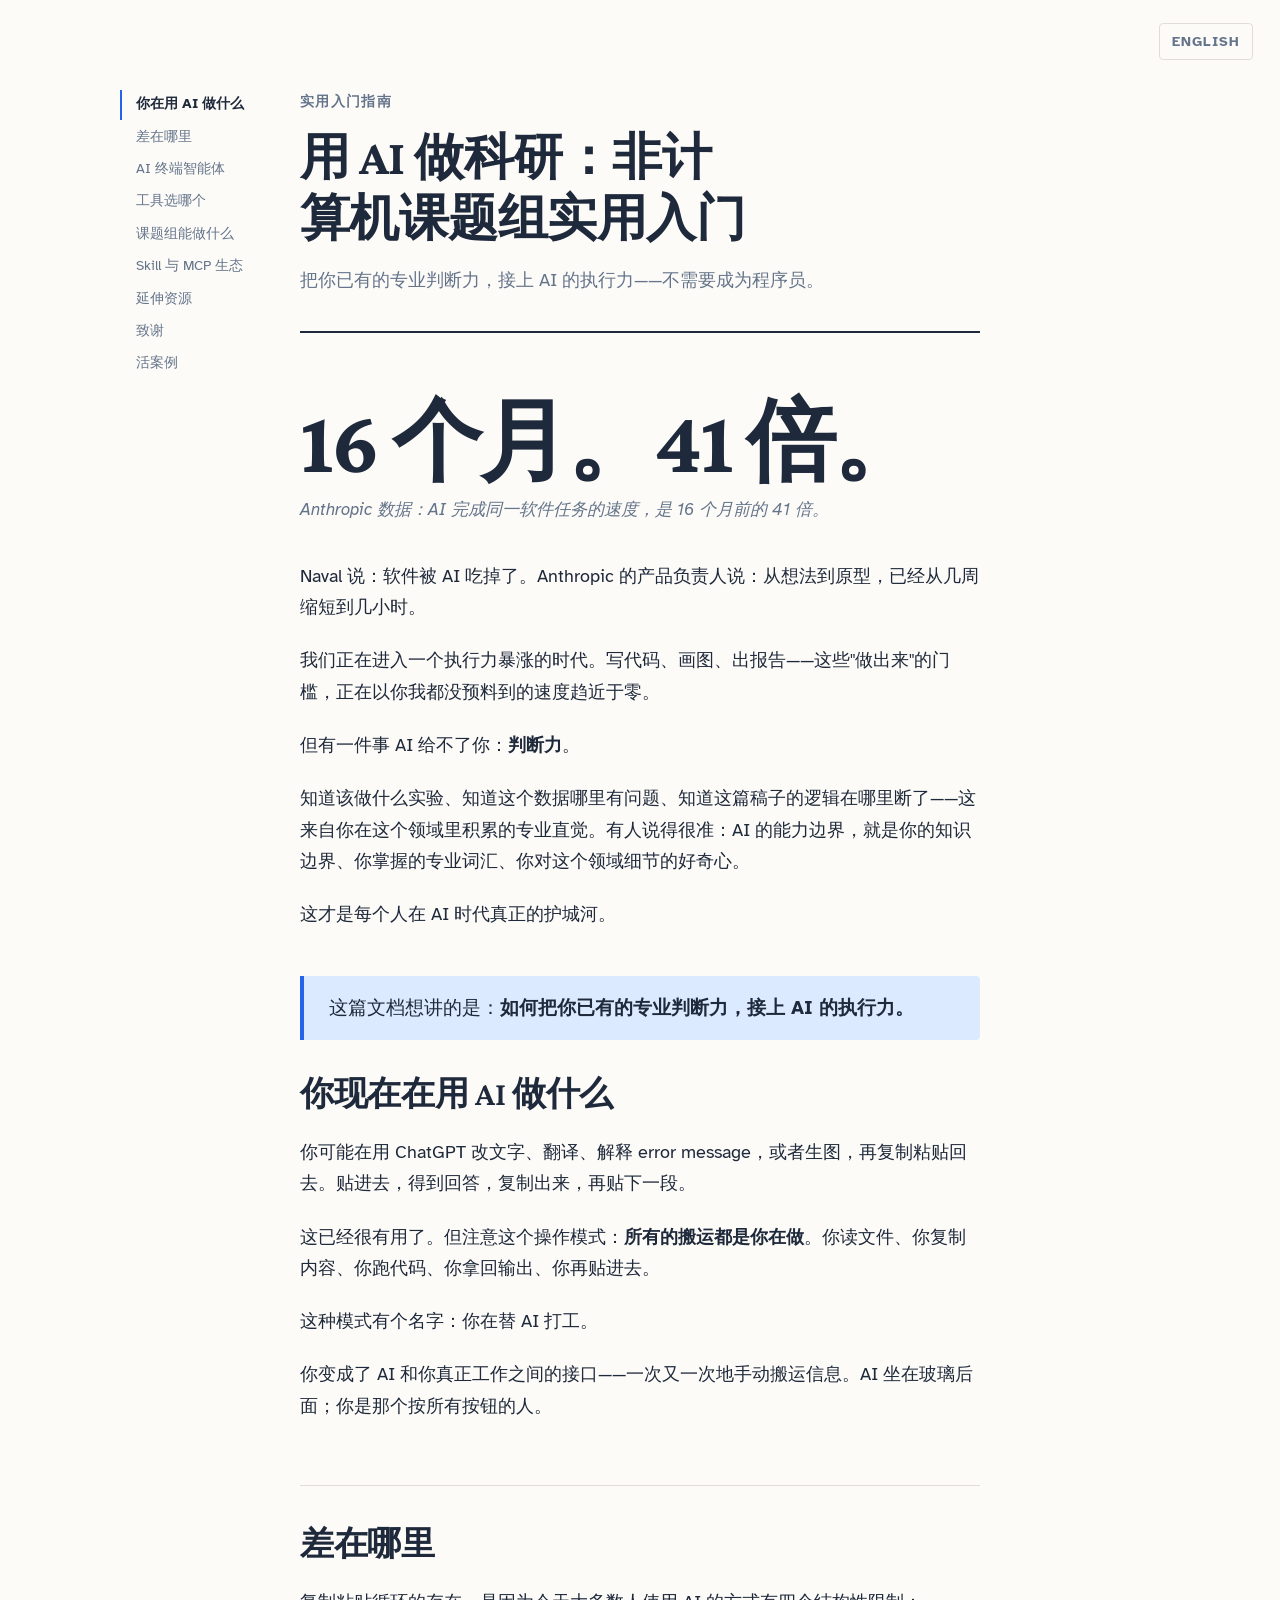
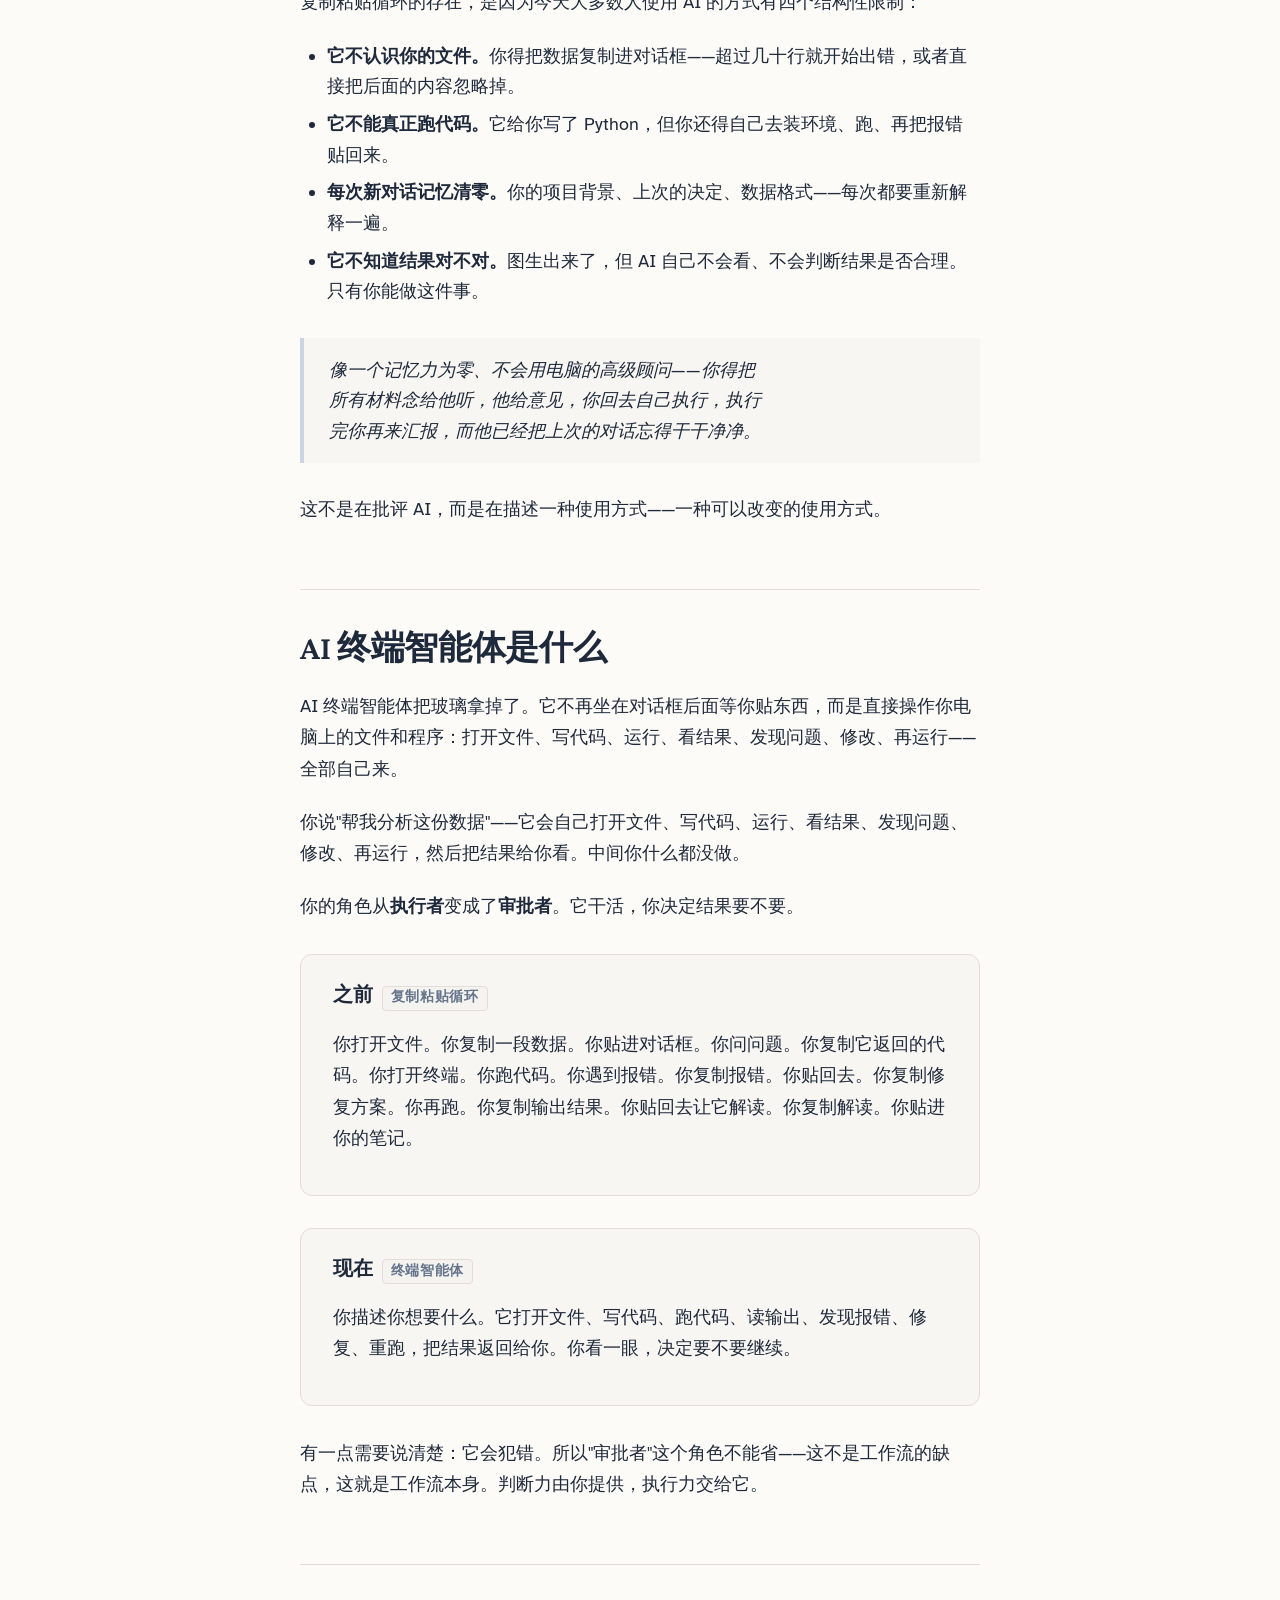
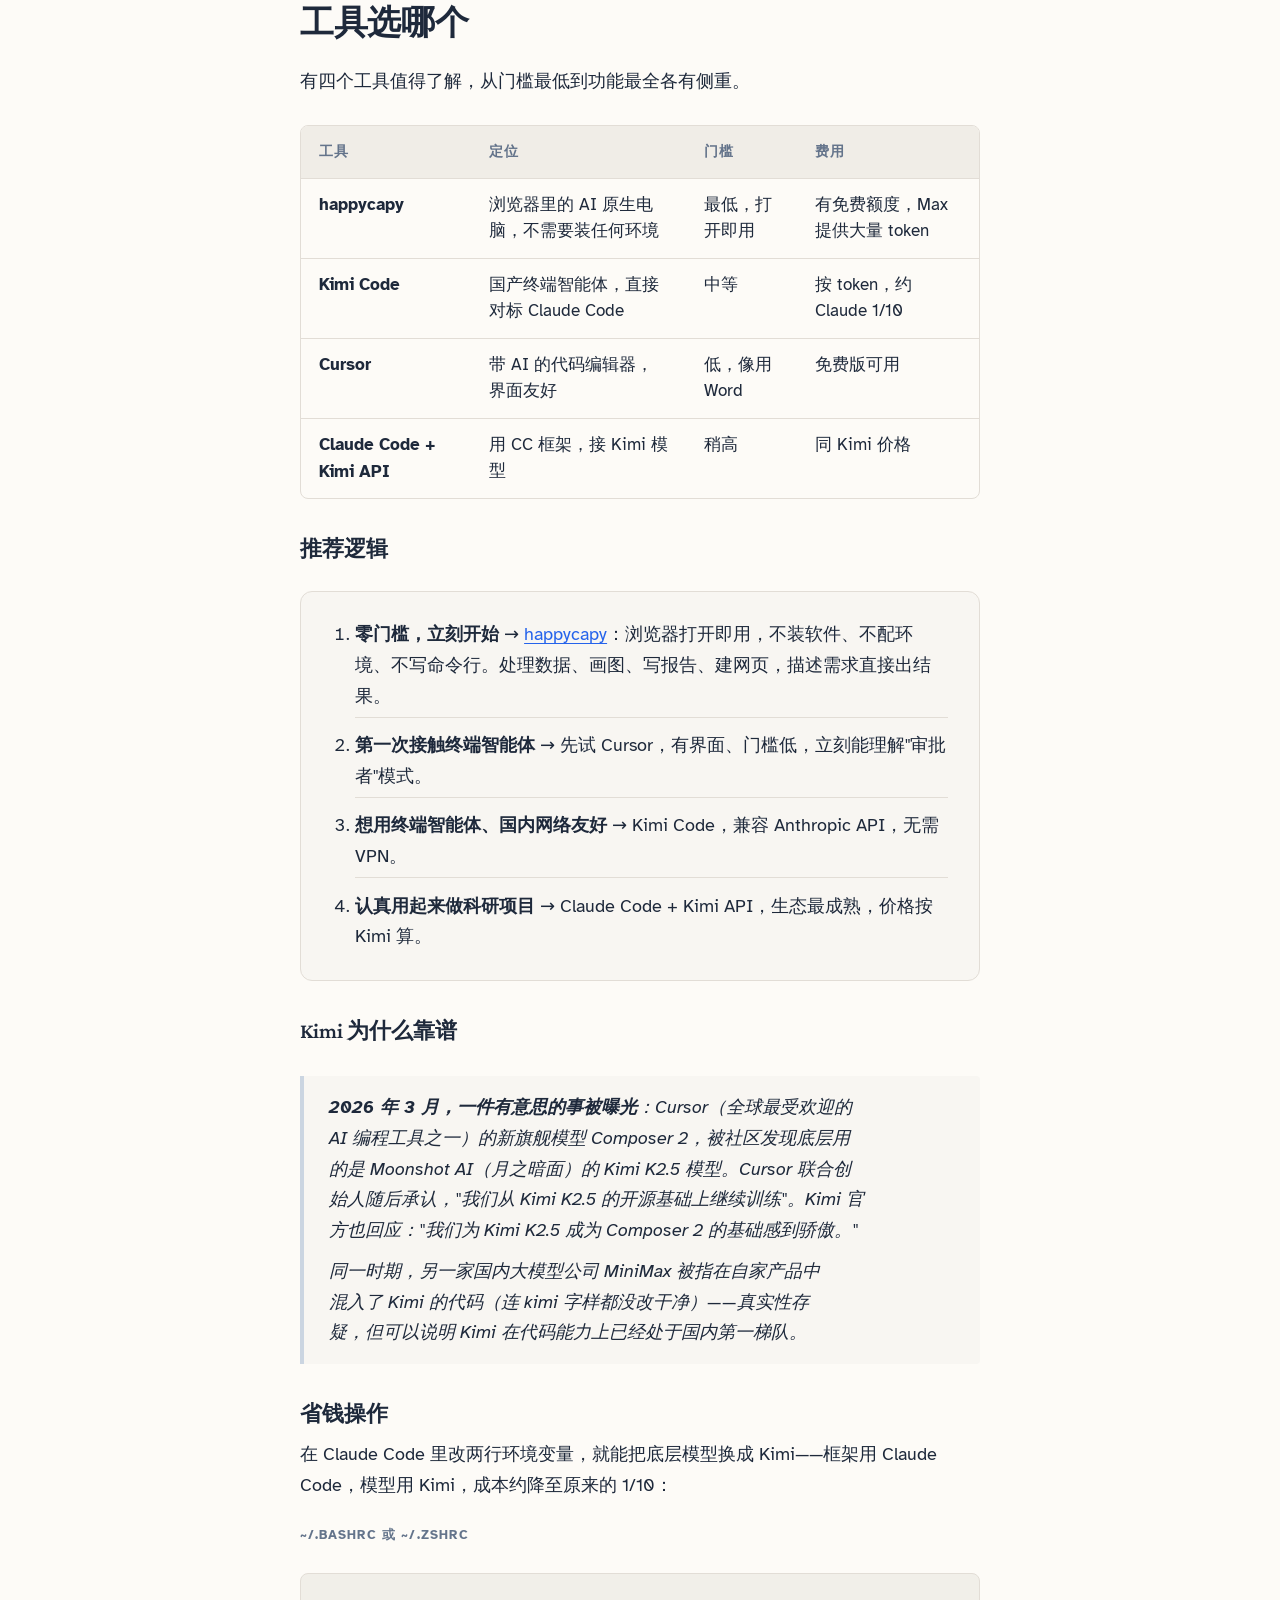
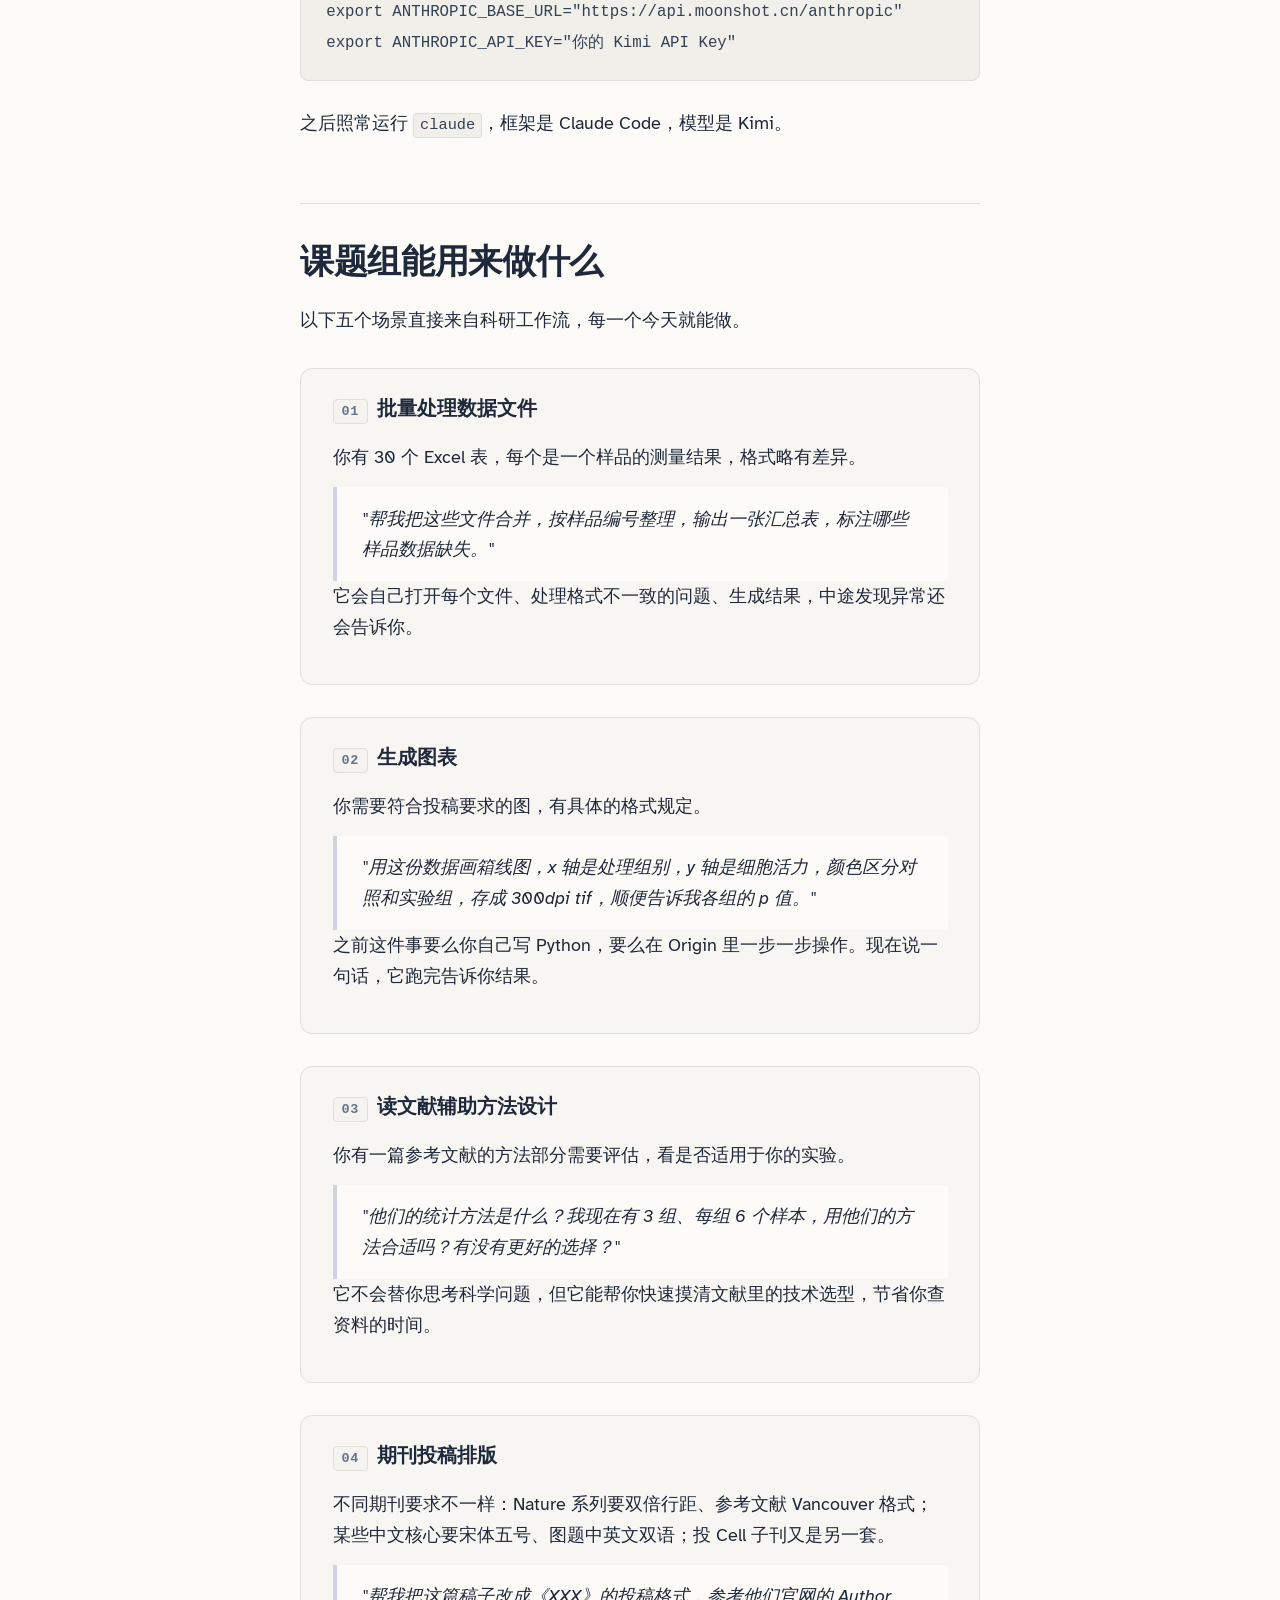
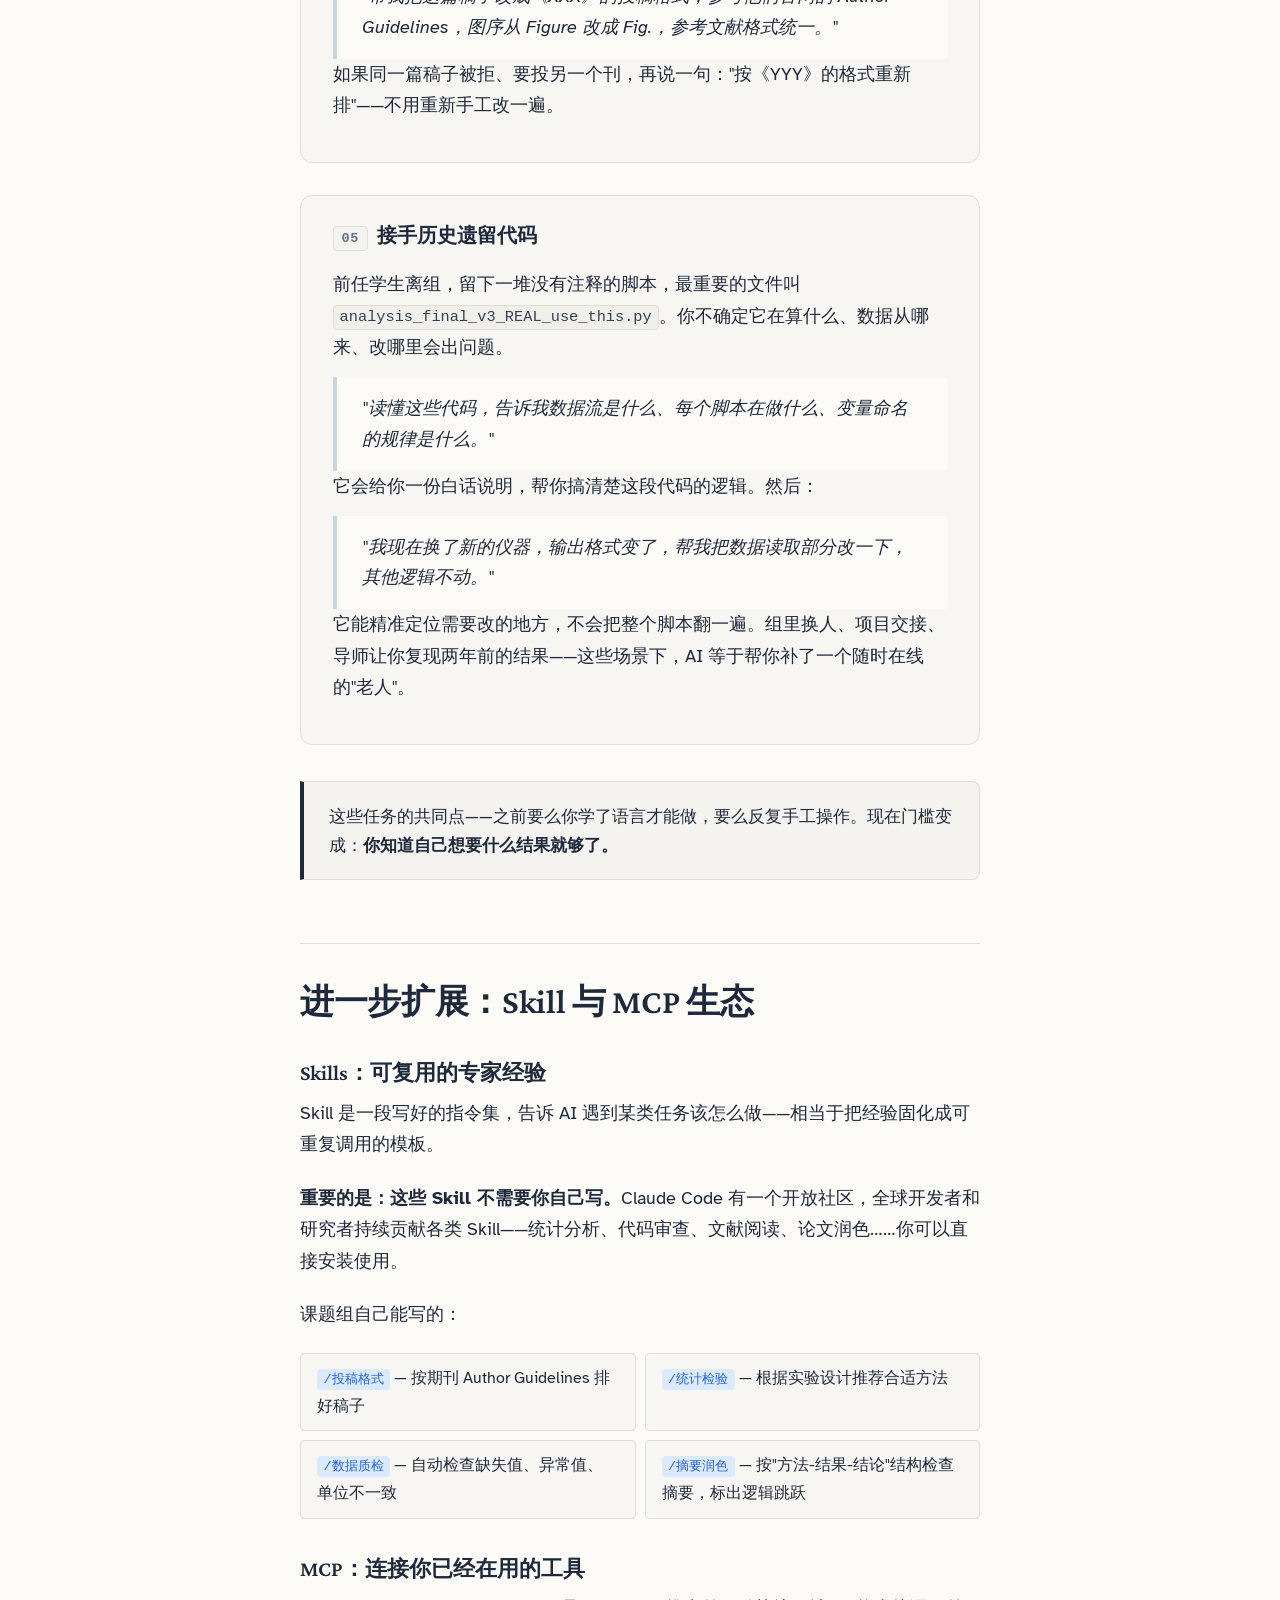
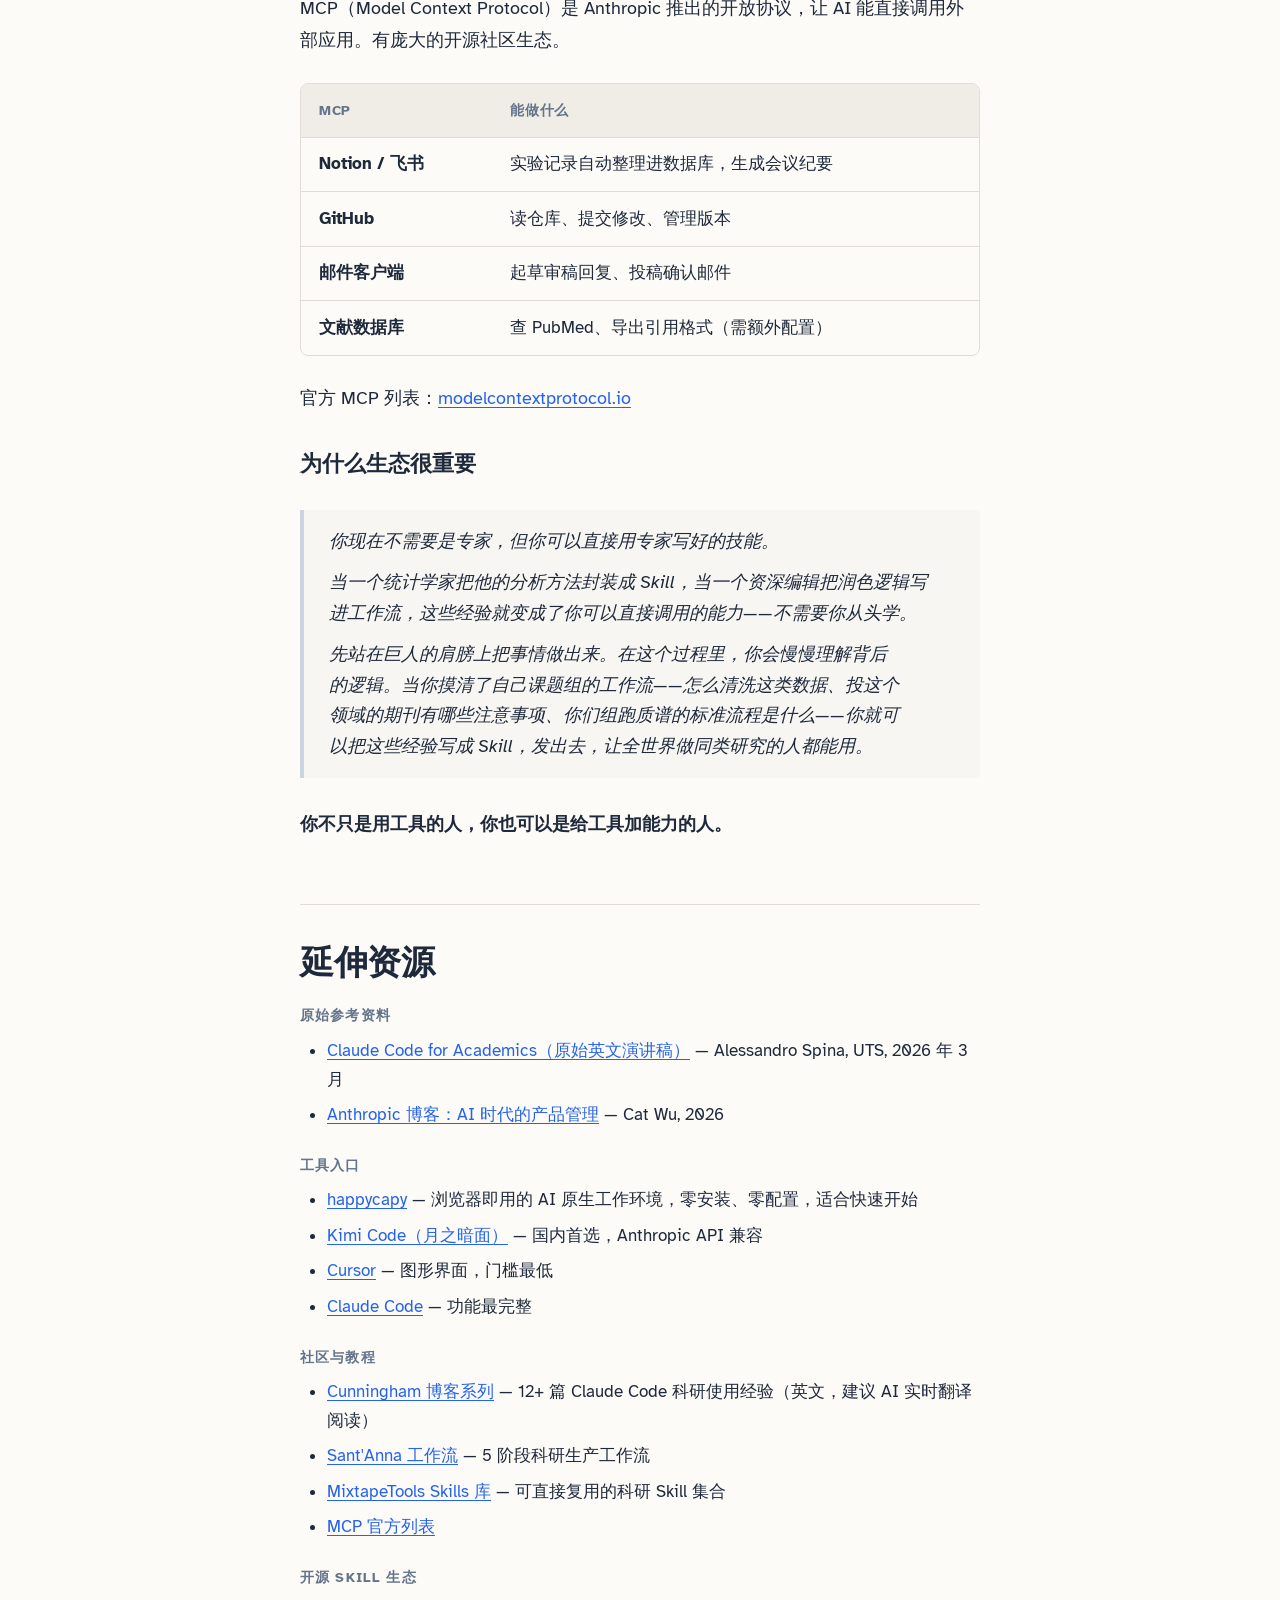
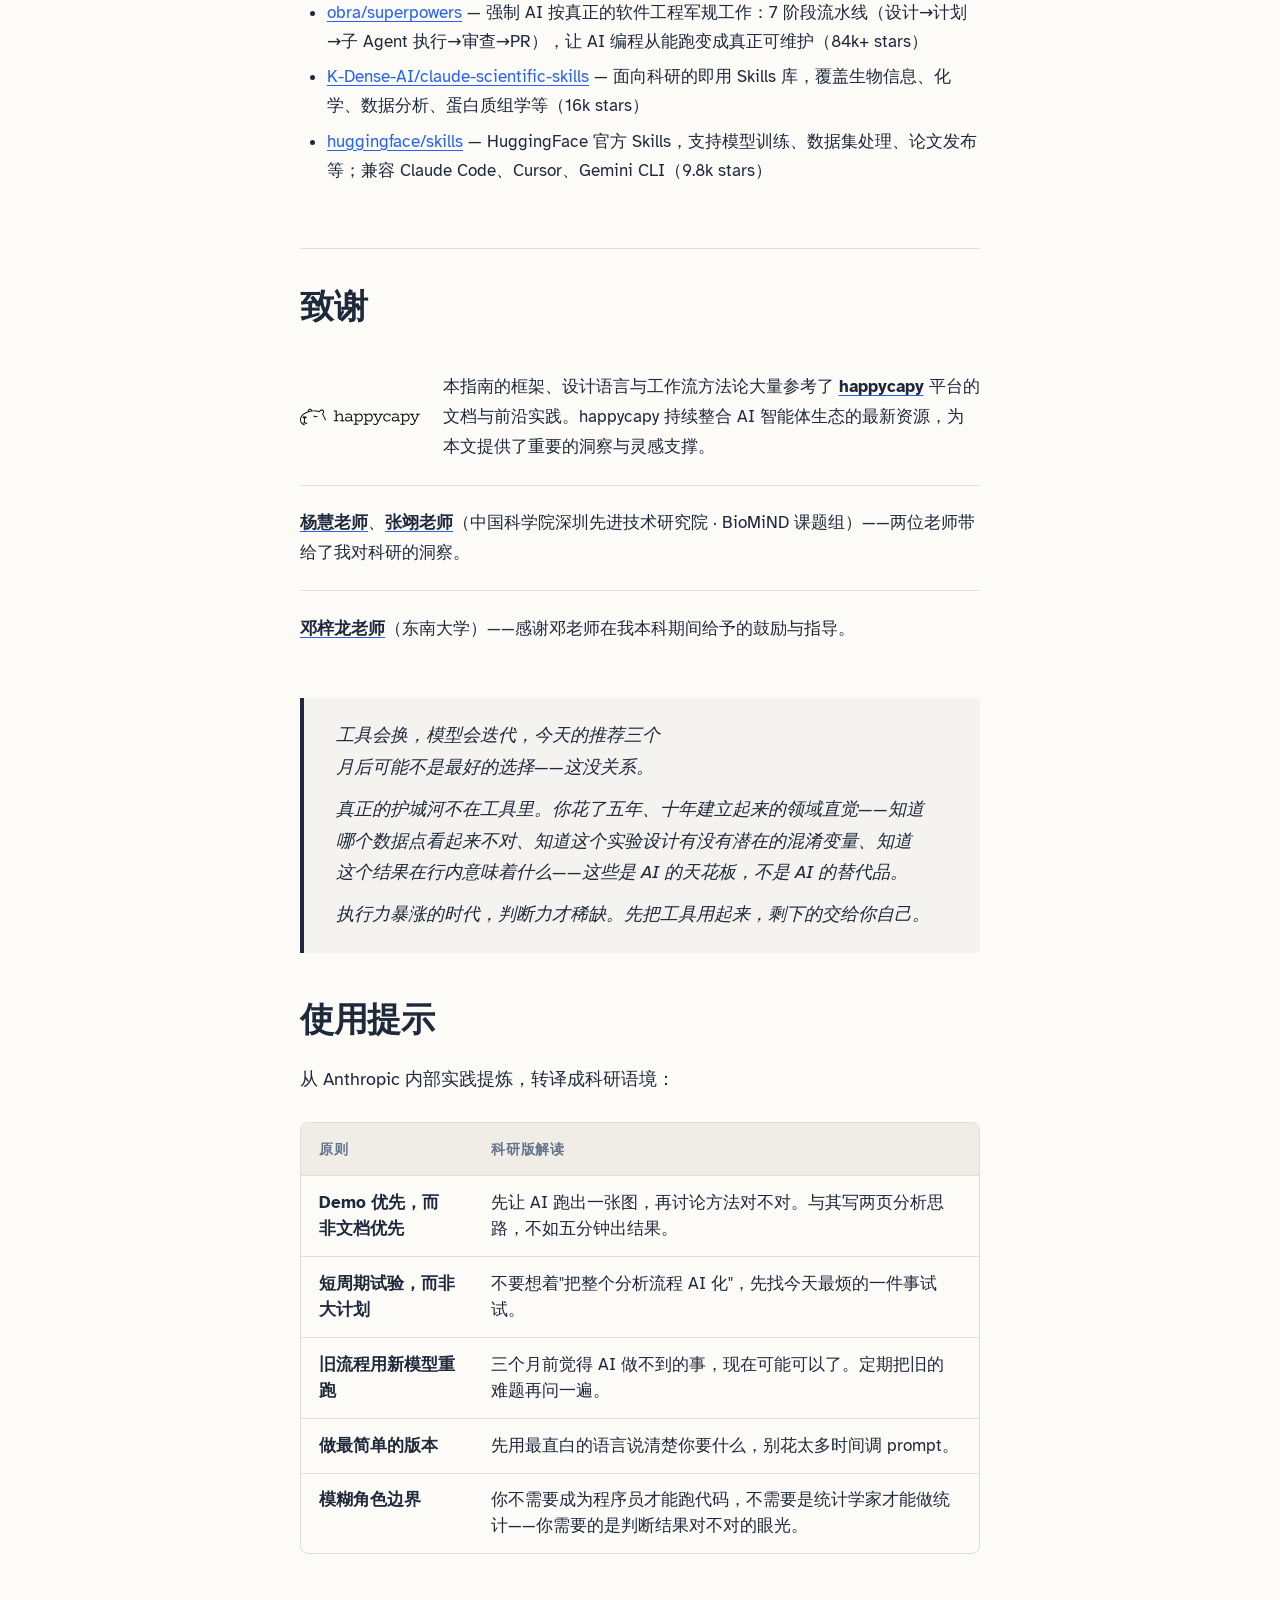
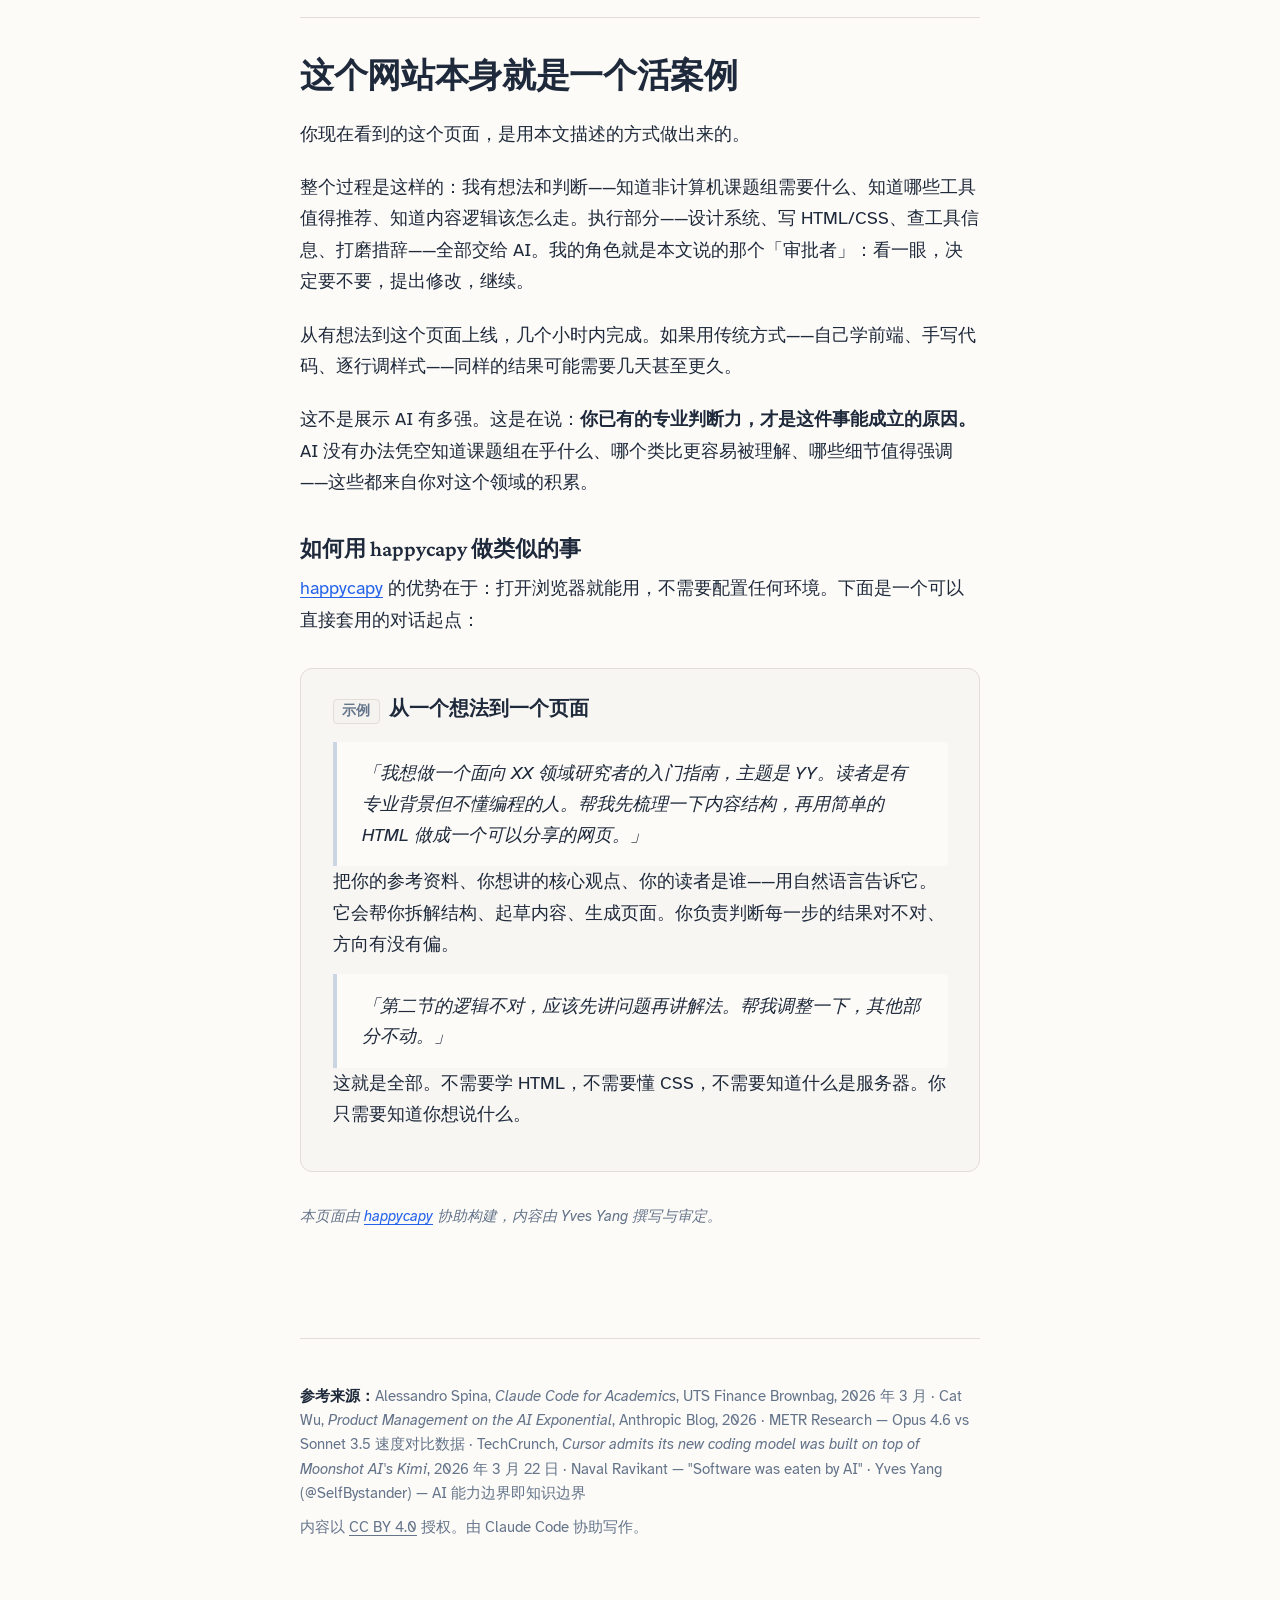
<file: index.html>
<!DOCTYPE html>
<html lang="zh-CN">
<head>
  <meta charset="UTF-8">
  <meta name="viewport" content="width=device-width, initial-scale=1.0">
  <title>用 AI 做科研：非计算机课题组实用入门</title>
  <meta name="description" content="面向理工科非编程课题组的 AI 终端智能体实用入门指南——读完就想试，知道第一步怎么做。">
  <meta property="og:title" content="用 AI 做科研：非计算机课题组实用入门">
  <link rel="stylesheet" href="assets/style.css">
  <script type="module" src="assets/balance.js"></script>
</head>
<body>

  <nav class="toc" aria-label="目录">
    <ul>
      <li><a href="#s1">你在用 AI 做什么</a></li>
      <li><a href="#s2">差在哪里</a></li>
      <li><a href="#s3">AI 终端智能体</a></li>
      <li><a href="#s4">工具选哪个</a></li>
      <li><a href="#s5">课题组能做什么</a></li>
      <li><a href="#s6">Skill 与 MCP 生态</a></li>
      <li><a href="#s7">延伸资源</a></li>
      <li><a href="#s8">致谢</a></li>
      <li><a href="#s9">活案例</a></li>
    </ul>
  </nav>

  <div class="lang-switch">
    <a href="en/">English</a>
  </div>

  <main>

    <!-- ── Mobile TOC ─────────────────────────────────────── -->

    <details class="toc-mobile">
      <summary>目录</summary>
      <ul>
        <li><a href="#s1">你在用 AI 做什么</a></li>
        <li><a href="#s2">差在哪里</a></li>
        <li><a href="#s3">AI 终端智能体</a></li>
        <li><a href="#s4">工具选哪个</a></li>
        <li><a href="#s5">课题组能做什么</a></li>
        <li><a href="#s6">Skill 与 MCP 生态</a></li>
        <li><a href="#s7">延伸资源</a></li>
        <li><a href="#s8">致谢</a></li>
        <li><a href="#s9">活案例</a></li>
      </ul>
    </details>

    <!-- ── Header ─────────────────────────────────────────── -->

    <header class="site-header">
      <p class="eyebrow">实用入门指南</p>
      <h1>用 AI 做科研：非计算机课题组实用入门</h1>
      <p class="subtitle">把你已有的专业判断力，接上 AI 的执行力——不需要成为程序员。</p>
    </header>

    <!-- ── Opening Hook ───────────────────────────────────── -->

    <div class="hook">
      <span class="stat-line">16 个月。41 倍。</span>
      <span class="stat-sub">Anthropic 数据：AI 完成同一软件任务的速度，是 16 个月前的 41 倍。</span>

      <p>Naval 说：软件被 AI 吃掉了。Anthropic 的产品负责人说：从想法到原型，已经从几周缩短到几小时。</p>

      <p>我们正在进入一个执行力暴涨的时代。写代码、画图、出报告——这些"做出来"的门槛，正在以你我都没预料到的速度趋近于零。</p>

      <p>但有一件事 AI 给不了你：<strong>判断力</strong>。</p>

      <p>知道该做什么实验、知道这个数据哪里有问题、知道这篇稿子的逻辑在哪里断了——这来自你在这个领域里积累的专业直觉。有人说得很准：AI 的能力边界，就是你的知识边界、你掌握的专业词汇、你对这个领域细节的好奇心。</p>

      <p>这才是每个人在 AI 时代真正的护城河。</p>
    </div>

    <blockquote class="key-quote">
      <p>这篇文档想讲的是：<strong>如何把你已有的专业判断力，接上 AI 的执行力。</strong></p>
    </blockquote>

    <!-- ── Section 1 ───────────────────────────────────────── -->

    <h2 id="s1">你现在在用 AI 做什么</h2>

    <p>你可能在用 ChatGPT 改文字、翻译、解释 error message，或者生图，再复制粘贴回去。贴进去，得到回答，复制出来，再贴下一段。</p>

    <p>这已经很有用了。但注意这个操作模式：<strong>所有的搬运都是你在做</strong>。你读文件、你复制内容、你跑代码、你拿回输出、你再贴进去。</p>

    <p>这种模式有个名字：你在替 AI 打工。</p>

    <p>你变成了 AI 和你真正工作之间的接口——一次又一次地手动搬运信息。AI 坐在玻璃后面；你是那个按所有按钮的人。</p>

    <!-- ── Section 2 ───────────────────────────────────────── -->

    <h2 id="s2">差在哪里</h2>

    <p>复制粘贴循环的存在，是因为今天大多数人使用 AI 的方式有四个结构性限制：</p>

    <ul>
      <li><strong>它不认识你的文件。</strong>你得把数据复制进对话框——超过几十行就开始出错，或者直接把后面的内容忽略掉。</li>
      <li><strong>它不能真正跑代码。</strong>它给你写了 Python，但你还得自己去装环境、跑、再把报错贴回来。</li>
      <li><strong>每次新对话记忆清零。</strong>你的项目背景、上次的决定、数据格式——每次都要重新解释一遍。</li>
      <li><strong>它不知道结果对不对。</strong>图生出来了，但 AI 自己不会看、不会判断结果是否合理。只有你能做这件事。</li>
    </ul>

    <blockquote>
      <p>像一个记忆力为零、不会用电脑的高级顾问——你得把所有材料念给他听，他给意见，你回去自己执行，执行完你再来汇报，而他已经把上次的对话忘得干干净净。</p>
    </blockquote>

    <p>这不是在批评 AI，而是在描述一种使用方式——一种可以改变的使用方式。</p>

    <!-- ── Section 3 ───────────────────────────────────────── -->

    <h2 id="s3">AI 终端智能体是什么</h2>

    <p>AI 终端智能体把玻璃拿掉了。它不再坐在对话框后面等你贴东西，而是直接操作你电脑上的文件和程序：打开文件、写代码、运行、看结果、发现问题、修改、再运行——全部自己来。</p>

    <p>你说"帮我分析这份数据"——它会自己打开文件、写代码、运行、看结果、发现问题、修改、再运行，然后把结果给你看。中间你什么都没做。</p>

    <p>你的角色从<strong>执行者</strong>变成了<strong>审批者</strong>。它干活，你决定结果要不要。</p>

    <div class="scenario">
      <h3>之前 <span class="num">复制粘贴循环</span></h3>
      <p>你打开文件。你复制一段数据。你贴进对话框。你问问题。你复制它返回的代码。你打开终端。你跑代码。你遇到报错。你复制报错。你贴回去。你复制修复方案。你再跑。你复制输出结果。你贴回去让它解读。你复制解读。你贴进你的笔记。</p>
    </div>

    <div class="scenario">
      <h3>现在 <span class="num">终端智能体</span></h3>
      <p>你描述你想要什么。它打开文件、写代码、跑代码、读输出、发现报错、修复、重跑，把结果返回给你。你看一眼，决定要不要继续。</p>
    </div>

    <p>有一点需要说清楚：它会犯错。所以"审批者"这个角色不能省——这不是工作流的缺点，这就是工作流本身。判断力由你提供，执行力交给它。</p>

    <!-- ── Section 4 ───────────────────────────────────────── -->

    <h2 id="s4">工具选哪个</h2>

    <p>有四个工具值得了解，从门槛最低到功能最全各有侧重。</p>

    <div class="table-wrap">
      <table>
        <thead>
          <tr>
            <th>工具</th>
            <th>定位</th>
            <th>门槛</th>
            <th>费用</th>
          </tr>
        </thead>
        <tbody>
          <tr>
            <td><strong>happycapy</strong></td>
            <td>浏览器里的 AI 原生电脑，不需要装任何环境</td>
            <td>最低，打开即用</td>
            <td>有免费额度，Max 提供大量 token</td>
          </tr>
          <tr>
            <td><strong>Kimi Code</strong></td>
            <td>国产终端智能体，直接对标 Claude Code</td>
            <td>中等</td>
            <td>按 token，约 Claude 1/10</td>
          </tr>
          <tr>
            <td><strong>Cursor</strong></td>
            <td>带 AI 的代码编辑器，界面友好</td>
            <td>低，像用 Word</td>
            <td>免费版可用</td>
          </tr>
          <tr>
            <td><strong>Claude Code + Kimi API</strong></td>
            <td>用 CC 框架，接 Kimi 模型</td>
            <td>稍高</td>
            <td>同 Kimi 价格</td>
          </tr>
        </tbody>
      </table>
    </div>

    <h3>推荐逻辑</h3>

    <div class="decision-path">
      <ol>
        <li><strong>零门槛，立刻开始</strong> → <a href="https://happycapy.ai/?via=yves" target="_blank" rel="noopener">happycapy</a>：浏览器打开即用，不装软件、不配环境、不写命令行。处理数据、画图、写报告、建网页，描述需求直接出结果。</li>
        <li><strong>第一次接触终端智能体</strong> → 先试 Cursor，有界面、门槛低，立刻能理解"审批者"模式。</li>
        <li><strong>想用终端智能体、国内网络友好</strong> → Kimi Code，兼容 Anthropic API，无需 VPN。</li>
        <li><strong>认真用起来做科研项目</strong> → Claude Code + Kimi API，生态最成熟，价格按 Kimi 算。</li>
      </ol>
    </div>

    <h3>Kimi 为什么靠谱</h3>

    <blockquote>
      <p><strong>2026 年 3 月，一件有意思的事被曝光</strong>：Cursor（全球最受欢迎的 AI 编程工具之一）的新旗舰模型 Composer 2，被社区发现底层用的是 Moonshot AI（月之暗面）的 Kimi K2.5 模型。Cursor 联合创始人随后承认，"我们从 Kimi K2.5 的开源基础上继续训练"。Kimi 官方也回应："我们为 Kimi K2.5 成为 Composer 2 的基础感到骄傲。"</p>
      <p>同一时期，另一家国内大模型公司 MiniMax 被指在自家产品中混入了 Kimi 的代码（连 kimi 字样都没改干净）——真实性存疑，但可以说明 Kimi 在代码能力上已经处于国内第一梯队。</p>
    </blockquote>

    <h3>省钱操作</h3>

    <p>在 Claude Code 里改两行环境变量，就能把底层模型换成 Kimi——框架用 Claude Code，模型用 Kimi，成本约降至原来的 1/10：</p>

    <span class="code-label">~/.bashrc 或 ~/.zshrc</span>
    <pre><code>export ANTHROPIC_BASE_URL="https://api.moonshot.cn/anthropic"
export ANTHROPIC_API_KEY="你的 Kimi API Key"</code></pre>

    <p>之后照常运行 <code>claude</code>，框架是 Claude Code，模型是 Kimi。</p>

    <!-- ── Section 5 ───────────────────────────────────────── -->

    <h2 id="s5">课题组能用来做什么</h2>

    <p>以下五个场景直接来自科研工作流，每一个今天就能做。</p>

    <div class="scenario">
      <h3><span class="num">01</span> 批量处理数据文件</h3>
      <p>你有 30 个 Excel 表，每个是一个样品的测量结果，格式略有差异。</p>
      <blockquote>
        <p>"帮我把这些文件合并，按样品编号整理，输出一张汇总表，标注哪些样品数据缺失。"</p>
      </blockquote>
      <p>它会自己打开每个文件、处理格式不一致的问题、生成结果，中途发现异常还会告诉你。</p>
    </div>

    <div class="scenario">
      <h3><span class="num">02</span> 生成图表</h3>
      <p>你需要符合投稿要求的图，有具体的格式规定。</p>
      <blockquote>
        <p>"用这份数据画箱线图，x 轴是处理组别，y 轴是细胞活力，颜色区分对照和实验组，存成 300dpi tif，顺便告诉我各组的 p 值。"</p>
      </blockquote>
      <p>之前这件事要么你自己写 Python，要么在 Origin 里一步一步操作。现在说一句话，它跑完告诉你结果。</p>
    </div>

    <div class="scenario">
      <h3><span class="num">03</span> 读文献辅助方法设计</h3>
      <p>你有一篇参考文献的方法部分需要评估，看是否适用于你的实验。</p>
      <blockquote>
        <p>"他们的统计方法是什么？我现在有 3 组、每组 6 个样本，用他们的方法合适吗？有没有更好的选择？"</p>
      </blockquote>
      <p>它不会替你思考科学问题，但它能帮你快速摸清文献里的技术选型，节省你查资料的时间。</p>
    </div>

    <div class="scenario">
      <h3><span class="num">04</span> 期刊投稿排版</h3>
      <p>不同期刊要求不一样：Nature 系列要双倍行距、参考文献 Vancouver 格式；某些中文核心要宋体五号、图题中英文双语；投 Cell 子刊又是另一套。</p>
      <blockquote>
        <p>"帮我把这篇稿子改成《XXX》的投稿格式，参考他们官网的 Author Guidelines，图序从 Figure 改成 Fig.，参考文献格式统一。"</p>
      </blockquote>
      <p>如果同一篇稿子被拒、要投另一个刊，再说一句："按《YYY》的格式重新排"——不用重新手工改一遍。</p>
    </div>

    <div class="scenario">
      <h3><span class="num">05</span> 接手历史遗留代码</h3>
      <p>前任学生离组，留下一堆没有注释的脚本，最重要的文件叫 <code>analysis_final_v3_REAL_use_this.py</code>。你不确定它在算什么、数据从哪来、改哪里会出问题。</p>
      <blockquote>
        <p>"读懂这些代码，告诉我数据流是什么、每个脚本在做什么、变量命名的规律是什么。"</p>
      </blockquote>
      <p>它会给你一份白话说明，帮你搞清楚这段代码的逻辑。然后：</p>
      <blockquote>
        <p>"我现在换了新的仪器，输出格式变了，帮我把数据读取部分改一下，其他逻辑不动。"</p>
      </blockquote>
      <p>它能精准定位需要改的地方，不会把整个脚本翻一遍。组里换人、项目交接、导师让你复现两年前的结果——这些场景下，AI 等于帮你补了一个随时在线的"老人"。</p>
    </div>

    <div class="summary-callout">
      <p>这些任务的共同点——之前要么你学了语言才能做，要么反复手工操作。现在门槛变成：<strong>你知道自己想要什么结果就够了。</strong></p>
    </div>

    <!-- ── Section 6 ───────────────────────────────────────── -->

    <h2 id="s6">进一步扩展：Skill 与 MCP 生态</h2>

    <h3>Skills：可复用的专家经验</h3>

    <p>Skill 是一段写好的指令集，告诉 AI 遇到某类任务该怎么做——相当于把经验固化成可重复调用的模板。</p>

    <p><strong>重要的是：这些 Skill 不需要你自己写。</strong>Claude Code 有一个开放社区，全球开发者和研究者持续贡献各类 Skill——统计分析、代码审查、文献阅读、论文润色……你可以直接安装使用。</p>

    <p>课题组自己能写的：</p>

    <div class="skills-list">
      <div class="skill-item"><code>/投稿格式</code> — 按期刊 Author Guidelines 排好稿子</div>
      <div class="skill-item"><code>/统计检验</code> — 根据实验设计推荐合适方法</div>
      <div class="skill-item"><code>/数据质检</code> — 自动检查缺失值、异常值、单位不一致</div>
      <div class="skill-item"><code>/摘要润色</code> — 按"方法-结果-结论"结构检查摘要，标出逻辑跳跃</div>
    </div>

    <h3>MCP：连接你已经在用的工具</h3>

    <p>MCP（Model Context Protocol）是 Anthropic 推出的开放协议，让 AI 能直接调用外部应用。有庞大的开源社区生态。</p>

    <div class="table-wrap">
      <table>
        <thead>
          <tr>
            <th>MCP</th>
            <th>能做什么</th>
          </tr>
        </thead>
        <tbody>
          <tr>
            <td><strong>Notion / 飞书</strong></td>
            <td>实验记录自动整理进数据库，生成会议纪要</td>
          </tr>
          <tr>
            <td><strong>GitHub</strong></td>
            <td>读仓库、提交修改、管理版本</td>
          </tr>
          <tr>
            <td><strong>邮件客户端</strong></td>
            <td>起草审稿回复、投稿确认邮件</td>
          </tr>
          <tr>
            <td><strong>文献数据库</strong></td>
            <td>查 PubMed、导出引用格式（需额外配置）</td>
          </tr>
        </tbody>
      </table>
    </div>

    <p>官方 MCP 列表：<a href="https://modelcontextprotocol.io" target="_blank" rel="noopener">modelcontextprotocol.io</a></p>

    <h3>为什么生态很重要</h3>

    <blockquote>
      <p>你现在不需要是专家，但你可以直接用专家写好的技能。</p>
      <p>当一个统计学家把他的分析方法封装成 Skill，当一个资深编辑把润色逻辑写进工作流，这些经验就变成了你可以直接调用的能力——不需要你从头学。</p>
      <p>先站在巨人的肩膀上把事情做出来。在这个过程里，你会慢慢理解背后的逻辑。当你摸清了自己课题组的工作流——怎么清洗这类数据、投这个领域的期刊有哪些注意事项、你们组跑质谱的标准流程是什么——你就可以把这些经验写成 Skill，发出去，让全世界做同类研究的人都能用。</p>
    </blockquote>

    <p><strong>你不只是用工具的人，你也可以是给工具加能力的人。</strong></p>

    <!-- ── Section 7 ───────────────────────────────────────── -->

    <h2 id="s7">延伸资源</h2>

    <div class="resource-group">
      <h3>原始参考资料</h3>
      <ul>
        <li><a href="https://github.com/aspi6246/ClaudeCodeTools/blob/main/Presentations/main.pdf" target="_blank" rel="noopener">Claude Code for Academics（原始英文演讲稿）</a> — Alessandro Spina, UTS, 2026 年 3 月</li>
        <li><a href="https://claude.com/blog/product-management-on-the-ai-exponential" target="_blank" rel="noopener">Anthropic 博客：AI 时代的产品管理</a> — Cat Wu, 2026</li>
      </ul>
    </div>

    <div class="resource-group">
      <h3>工具入口</h3>
      <ul>
        <li><a href="https://happycapy.ai/?via=yves" target="_blank" rel="noopener">happycapy</a> — 浏览器即用的 AI 原生工作环境，零安装、零配置，适合快速开始</li>
        <li><a href="https://platform.moonshot.cn" target="_blank" rel="noopener">Kimi Code（月之暗面）</a> — 国内首选，Anthropic API 兼容</li>
        <li><a href="https://cursor.sh" target="_blank" rel="noopener">Cursor</a> — 图形界面，门槛最低</li>
        <li><a href="https://code.claude.com" target="_blank" rel="noopener">Claude Code</a> — 功能最完整</li>
      </ul>
    </div>

    <div class="resource-group">
      <h3>社区与教程</h3>
      <ul>
        <li><a href="https://causalinf.substack.com" target="_blank" rel="noopener">Cunningham 博客系列</a> — 12+ 篇 Claude Code 科研使用经验（英文，建议 AI 实时翻译阅读）</li>
        <li><a href="https://github.com/pedrohcgs/claude-code-my-workflow" target="_blank" rel="noopener">Sant'Anna 工作流</a> — 5 阶段科研生产工作流</li>
        <li><a href="https://github.com/scunning1975/MixtapeTools" target="_blank" rel="noopener">MixtapeTools Skills 库</a> — 可直接复用的科研 Skill 集合</li>
        <li><a href="https://modelcontextprotocol.io" target="_blank" rel="noopener">MCP 官方列表</a></li>
      </ul>
    </div>

    <div class="resource-group">
      <h3>开源 Skill 生态</h3>
      <ul>
        <li><a href="https://github.com/obra/superpowers" target="_blank" rel="noopener">obra/superpowers</a> — 强制 AI 按真正的软件工程军规工作：7 阶段流水线（设计→计划→子 Agent 执行→审查→PR），让 AI 编程从能跑变成真正可维护（84k+ stars）</li>
        <li><a href="https://github.com/K-Dense-AI/claude-scientific-skills" target="_blank" rel="noopener">K-Dense-AI/claude-scientific-skills</a> — 面向科研的即用 Skills 库，覆盖生物信息、化学、数据分析、蛋白质组学等（16k stars）</li>
        <li><a href="https://github.com/huggingface/skills" target="_blank" rel="noopener">huggingface/skills</a> — HuggingFace 官方 Skills，支持模型训练、数据集处理、论文发布等；兼容 Claude Code、Cursor、Gemini CLI（9.8k stars）</li>
      </ul>
    </div>

    <!-- ── Acknowledgments ────────────────────────────────── -->

    <section class="acknowledgments">
      <h2 id="s8">致谢</h2>

      <div class="ack-item ack-happycapy">
        <a href="https://happycapy.ai/?via=yves" target="_blank" rel="noopener">
          <img src="assets/happycapy-light.svg" alt="happycapy" class="ack-logo">
        </a>
        <div class="ack-body">
          <p>本指南的框架、设计语言与工作流方法论大量参考了 <a href="https://happycapy.ai/?via=yves" target="_blank" rel="noopener"><strong>happycapy</strong></a> 平台的文档与前沿实践。happycapy 持续整合 AI 智能体生态的最新资源，为本文提供了重要的洞察与灵感支撑。</p>
        </div>
      </div>

      <div class="ack-item">
        <div class="ack-body">
          <p><a href="https://people.ucas.ac.cn/~yanghui" target="_blank" rel="noopener"><strong>杨慧老师</strong></a>、<a href="https://people.ucas.ac.cn/~yi.zhang" target="_blank" rel="noopener"><strong>张翊老师</strong></a>（中国科学院深圳先进技术研究院 · BioMiND 课题组）——两位老师带给了我对科研的洞察。</p>
        </div>
      </div>

      <div class="ack-item">
        <div class="ack-body">
          <p><a href="https://power.seu.edu.cn/dzl/list.htm" target="_blank" rel="noopener"><strong>邓梓龙老师</strong></a>（东南大学）——感谢邓老师在我本科期间给予的鼓励与指导。</p>
        </div>
      </div>
    </section>

    <!-- ── Closing ─────────────────────────────────────────── -->

    <blockquote class="closing">
      <p>工具会换，模型会迭代，今天的推荐三个月后可能不是最好的选择——这没关系。</p>
      <p>真正的护城河不在工具里。你花了五年、十年建立起来的领域直觉——知道哪个数据点看起来不对、知道这个实验设计有没有潜在的混淆变量、知道这个结果在行内意味着什么——这些是 AI 的天花板，不是 AI 的替代品。</p>
      <p>执行力暴涨的时代，判断力才稀缺。先把工具用起来，剩下的交给你自己。</p>
    </blockquote>

    <!-- ── Anthropic Tips ───────────────────────────────────── -->

    <div class="tips-section">
      <h2>使用提示</h2>
      <p>从 Anthropic 内部实践提炼，转译成科研语境：</p>

      <div class="table-wrap">
        <table>
          <thead>
            <tr>
              <th>原则</th>
              <th>科研版解读</th>
            </tr>
          </thead>
          <tbody>
            <tr>
              <td><strong>Demo 优先，而非文档优先</strong></td>
              <td>先让 AI 跑出一张图，再讨论方法对不对。与其写两页分析思路，不如五分钟出结果。</td>
            </tr>
            <tr>
              <td><strong>短周期试验，而非大计划</strong></td>
              <td>不要想着"把整个分析流程 AI 化"，先找今天最烦的一件事试试。</td>
            </tr>
            <tr>
              <td><strong>旧流程用新模型重跑</strong></td>
              <td>三个月前觉得 AI 做不到的事，现在可能可以了。定期把旧的难题再问一遍。</td>
            </tr>
            <tr>
              <td><strong>做最简单的版本</strong></td>
              <td>先用最直白的语言说清楚你要什么，别花太多时间调 prompt。</td>
            </tr>
            <tr>
              <td><strong>模糊角色边界</strong></td>
              <td>你不需要成为程序员才能跑代码，不需要是统计学家才能做统计——你需要的是判断结果对不对的眼光。</td>
            </tr>
          </tbody>
        </table>
      </div>
    </div>

    <!-- ── Meta ────────────────────────────────────────────── -->

    <section class="meta-section">
      <h2 id="s9">这个网站本身就是一个活案例</h2>

      <p>你现在看到的这个页面，是用本文描述的方式做出来的。</p>

      <p>整个过程是这样的：我有想法和判断——知道非计算机课题组需要什么、知道哪些工具值得推荐、知道内容逻辑该怎么走。执行部分——设计系统、写 HTML/CSS、查工具信息、打磨措辞——全部交给 AI。我的角色就是本文说的那个「审批者」：看一眼，决定要不要，提出修改，继续。</p>

      <p>从有想法到这个页面上线，几个小时内完成。如果用传统方式——自己学前端、手写代码、逐行调样式——同样的结果可能需要几天甚至更久。</p>

      <p>这不是展示 AI 有多强。这是在说：<strong>你已有的专业判断力，才是这件事能成立的原因。</strong> AI 没有办法凭空知道课题组在乎什么、哪个类比更容易被理解、哪些细节值得强调——这些都来自你对这个领域的积累。</p>

      <h3>如何用 happycapy 做类似的事</h3>

      <p><a href="https://happycapy.ai/?via=yves" target="_blank" rel="noopener">happycapy</a> 的优势在于：打开浏览器就能用，不需要配置任何环境。下面是一个可以直接套用的对话起点：</p>

      <div class="scenario">
        <h3><span class="num">示例</span> 从一个想法到一个页面</h3>
        <blockquote>
          <p>「我想做一个面向 XX 领域研究者的入门指南，主题是 YY。读者是有专业背景但不懂编程的人。帮我先梳理一下内容结构，再用简单的 HTML 做成一个可以分享的网页。」</p>
        </blockquote>
        <p>把你的参考资料、你想讲的核心观点、你的读者是谁——用自然语言告诉它。它会帮你拆解结构、起草内容、生成页面。你负责判断每一步的结果对不对、方向有没有偏。</p>
        <blockquote>
          <p>「第二节的逻辑不对，应该先讲问题再讲解法。帮我调整一下，其他部分不动。」</p>
        </blockquote>
        <p>这就是全部。不需要学 HTML，不需要懂 CSS，不需要知道什么是服务器。你只需要知道你想说什么。</p>
      </div>

      <p class="meta-note">本页面由 <a href="https://happycapy.ai/?via=yves" target="_blank" rel="noopener">happycapy</a> 协助构建，内容由 Yves Yang 撰写与审定。</p>
    </section>

  </main>

  <!-- ── Footer ─────────────────────────────────────────────── -->

  <footer>
    <p class="footer-note">
      <strong>参考来源：</strong>Alessandro Spina, <em>Claude Code for Academics</em>, UTS Finance Brownbag, 2026 年 3 月 &middot;
      Cat Wu, <em>Product Management on the AI Exponential</em>, Anthropic Blog, 2026 &middot;
      METR Research — Opus 4.6 vs Sonnet 3.5 速度对比数据 &middot;
      TechCrunch, <em>Cursor admits its new coding model was built on top of Moonshot AI's Kimi</em>, 2026 年 3 月 22 日 &middot;
      Naval Ravikant — "Software was eaten by AI" &middot;
      Yves Yang (@SelfBystander) — AI 能力边界即知识边界
    </p>
    <p class="footer-note">
      内容以 <a href="https://creativecommons.org/licenses/by/4.0/" target="_blank" rel="noopener">CC BY 4.0</a> 授权。由 Claude Code 协助写作。
    </p>
  </footer>

<script>
  (function() {
    const ids = ['s1','s2','s3','s4','s5','s6','s7','s8','s9'];
    const links = {};
    ids.forEach(id => {
      const a = document.querySelector('.toc a[href="#' + id + '"]');
      if (a) links[id] = a;
    });
    function update() {
      let current = ids[0];
      ids.forEach(id => {
        const el = document.getElementById(id);
        if (el && el.getBoundingClientRect().top <= 120) current = id;
      });
      Object.values(links).forEach(a => a.classList.remove('active'));
      if (links[current]) links[current].classList.add('active');
    }
    window.addEventListener('scroll', update, { passive: true });
    update();
  })();
</script>
</body>
</html>
</file>
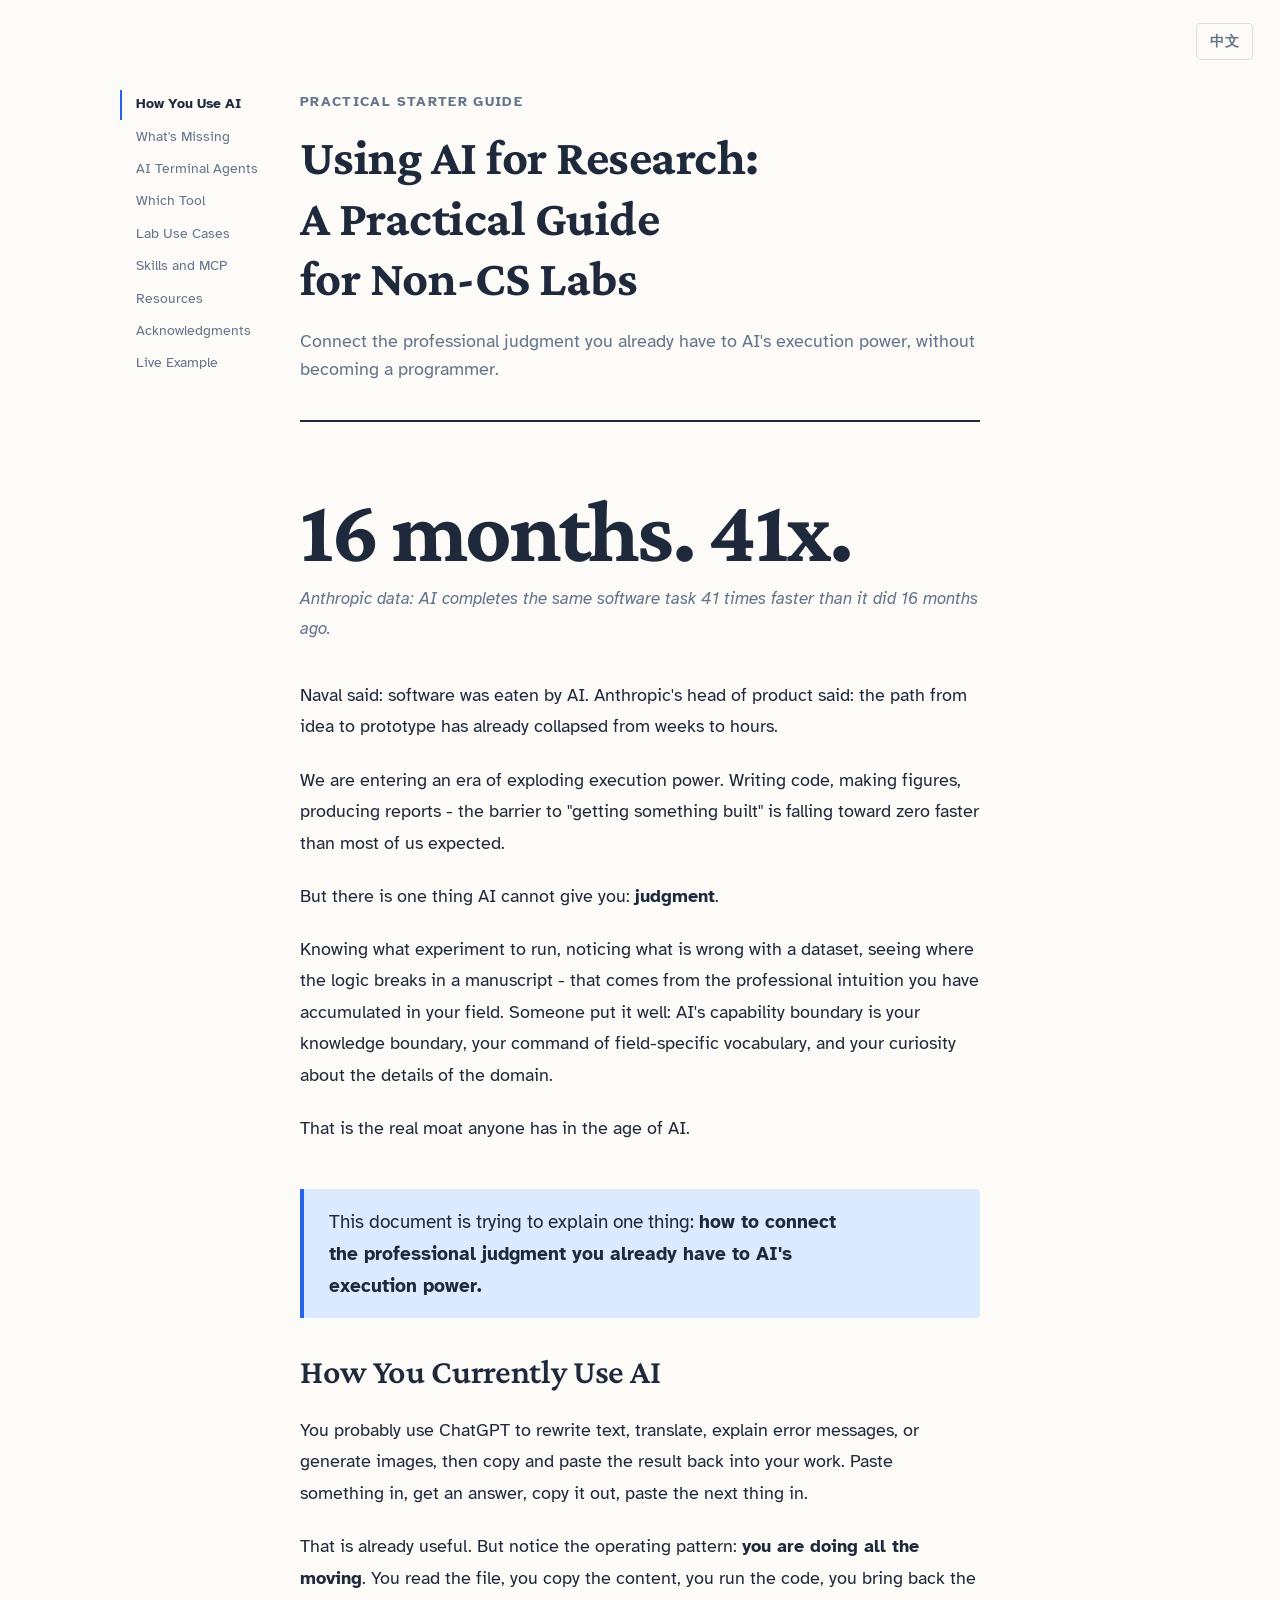
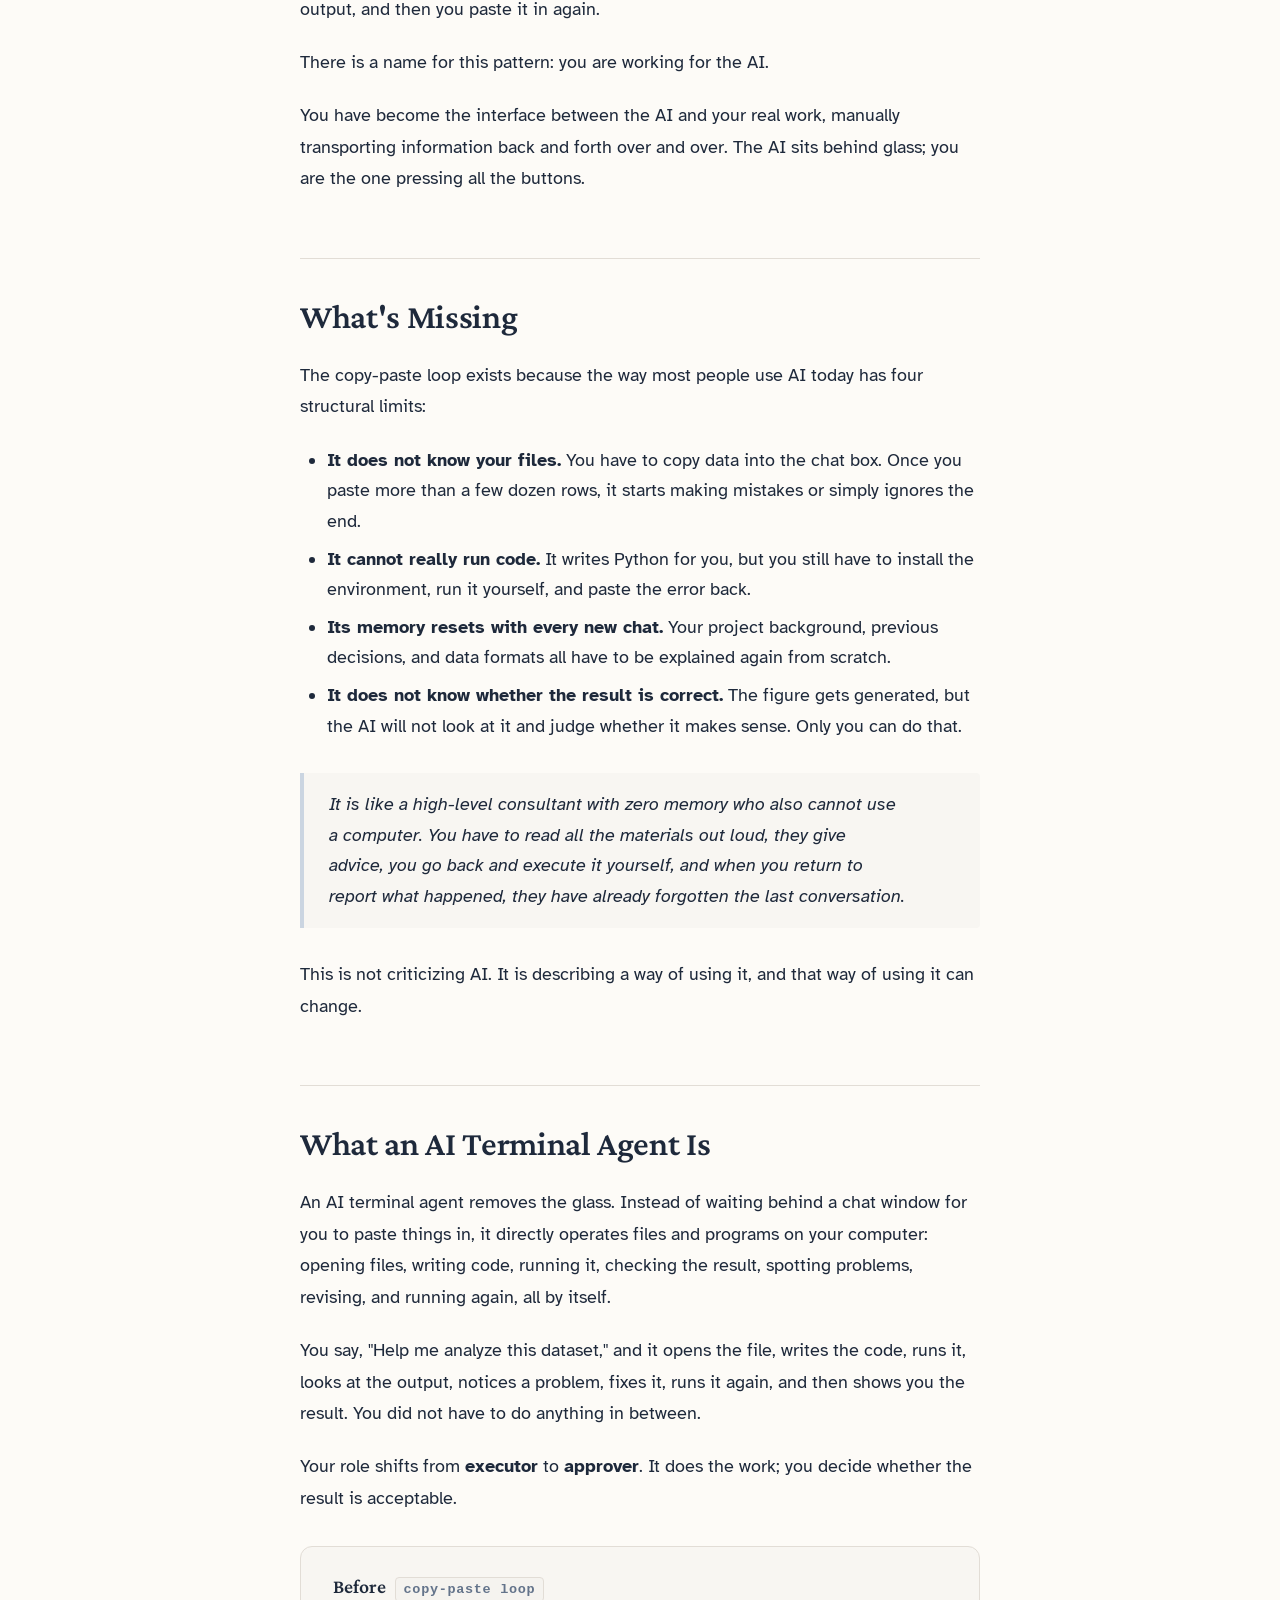
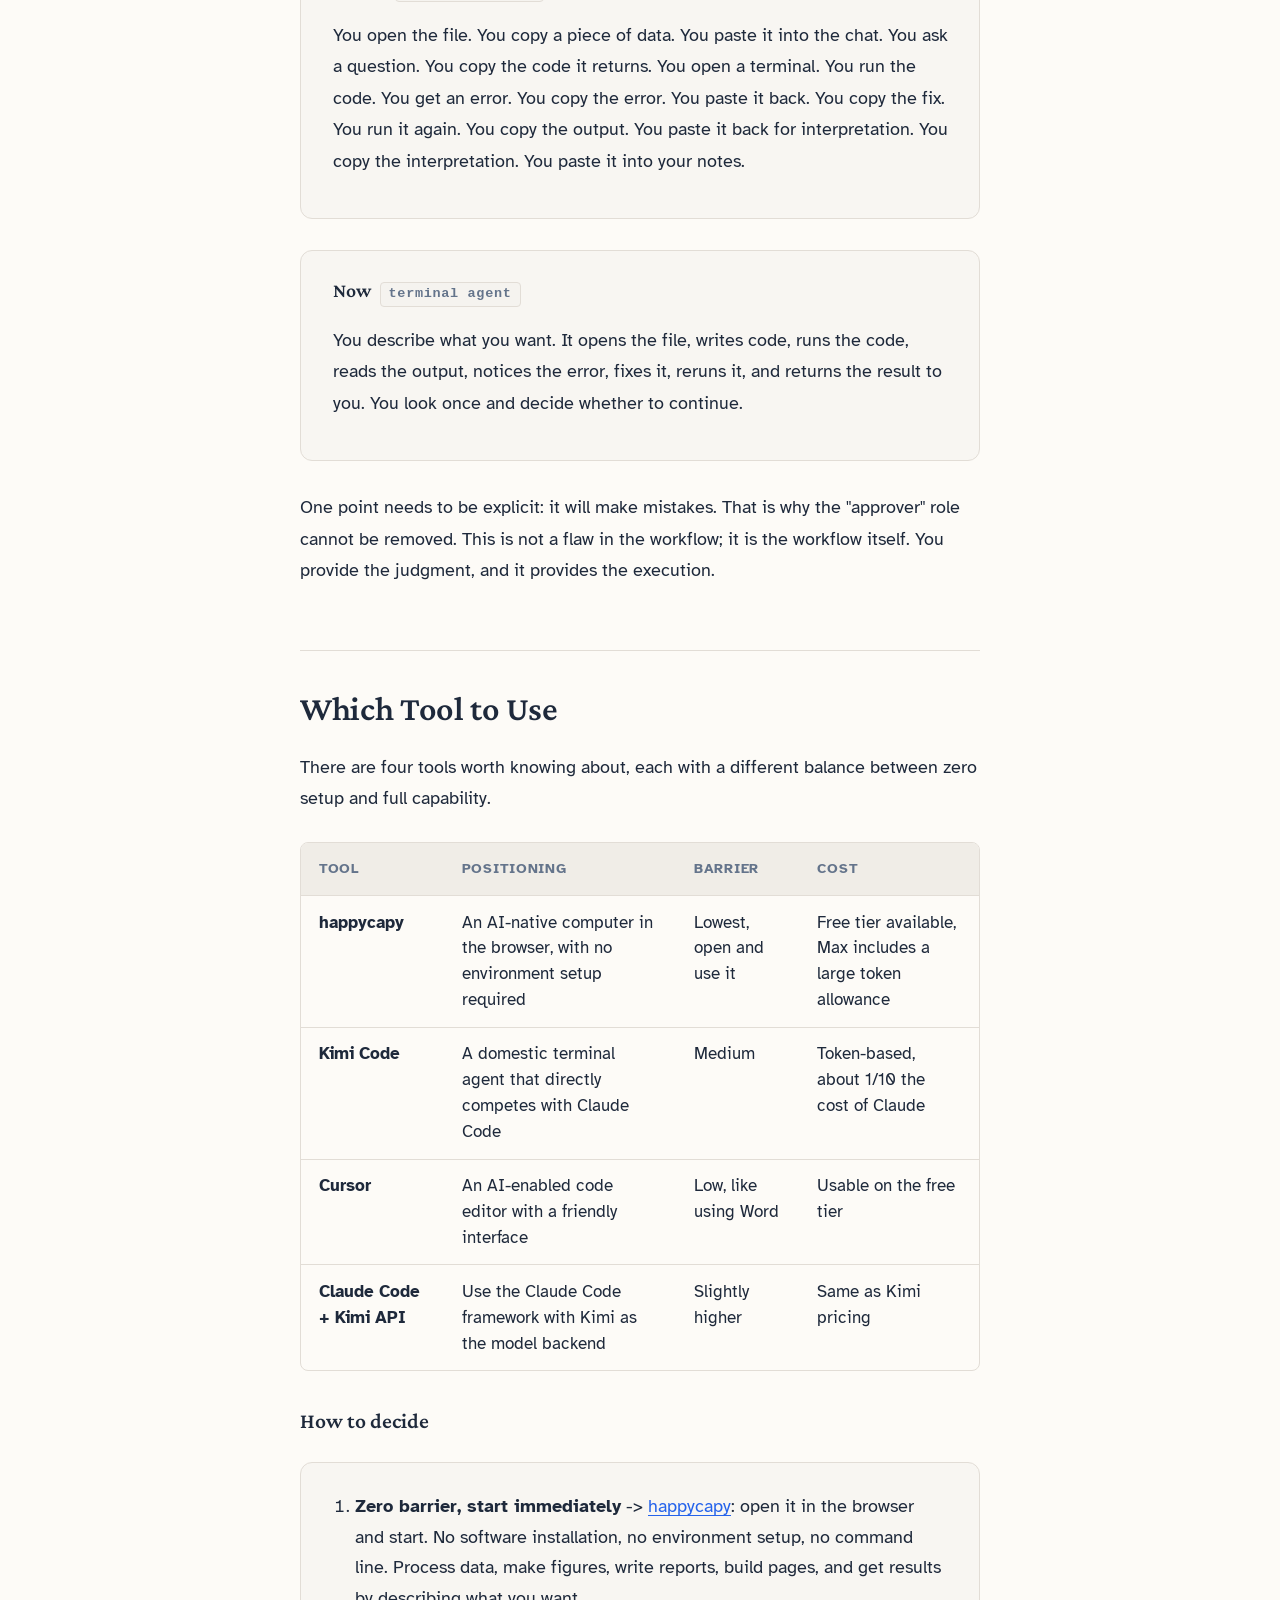
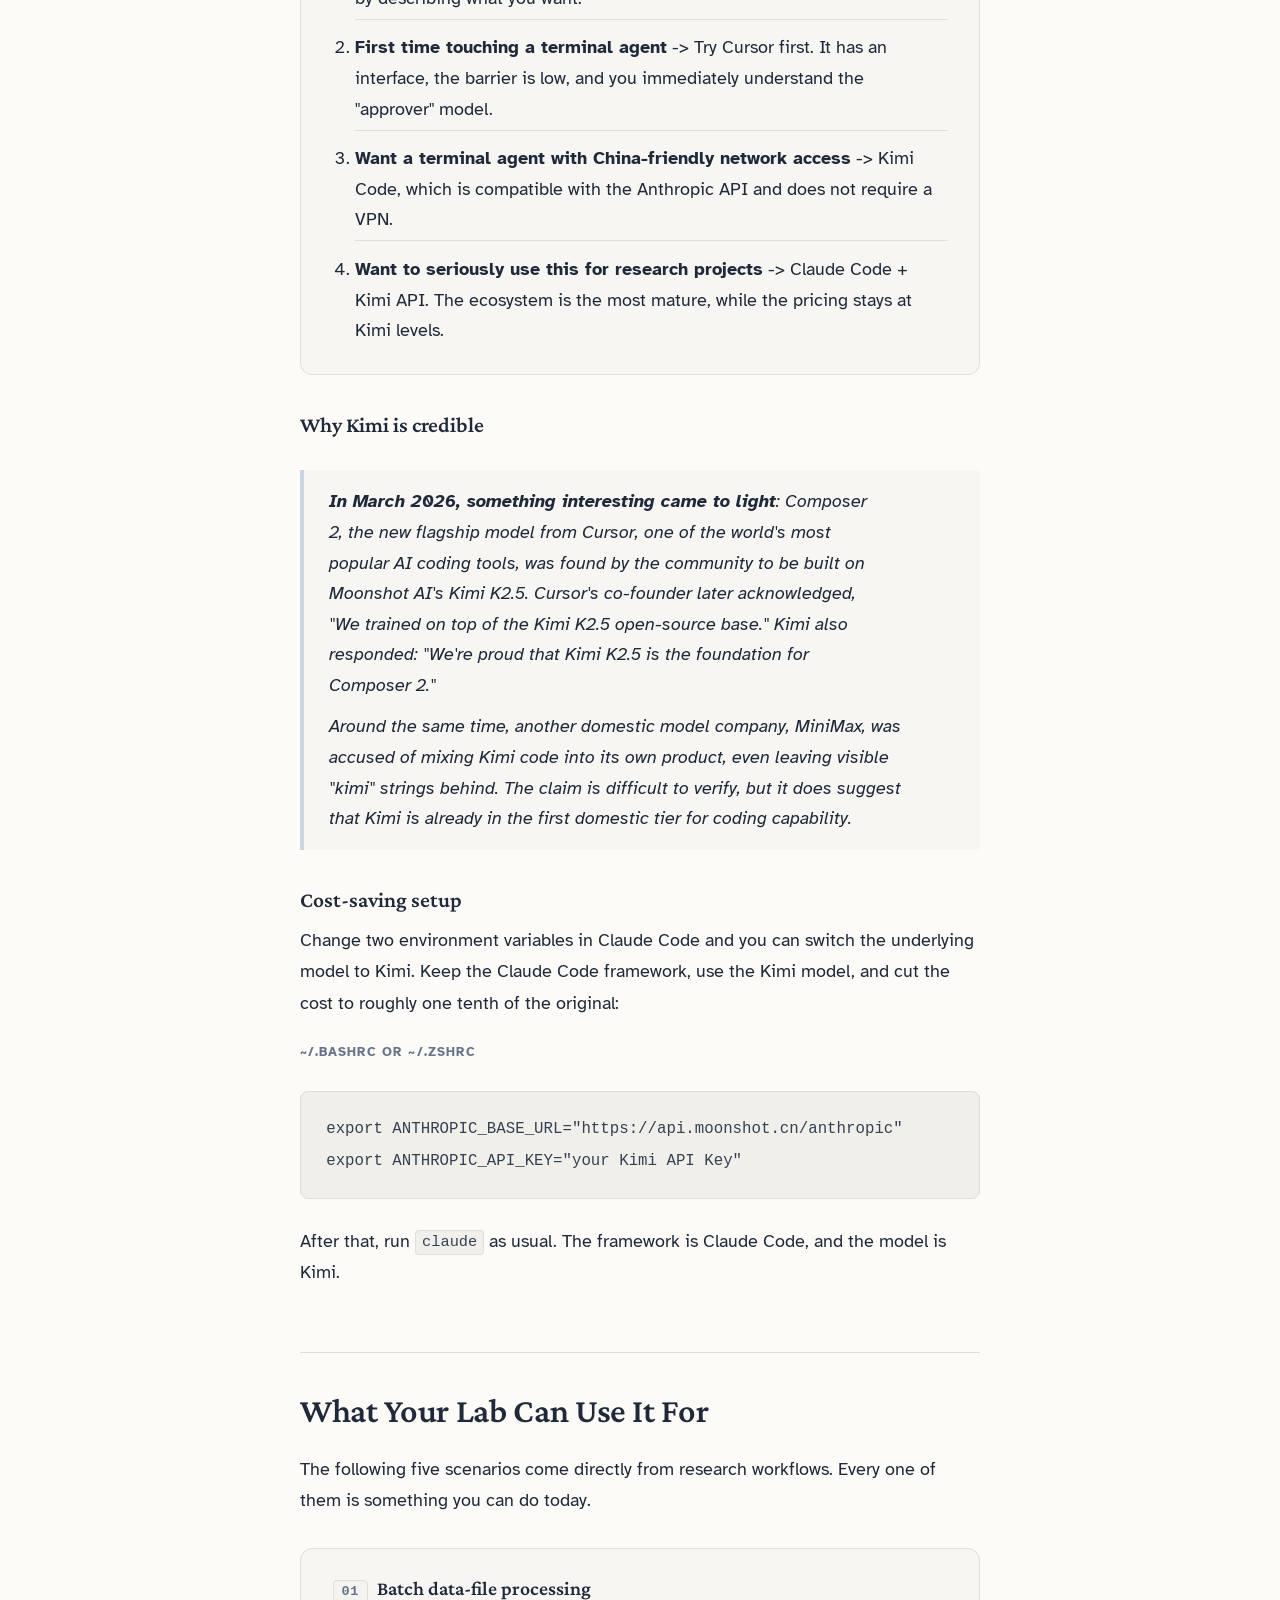
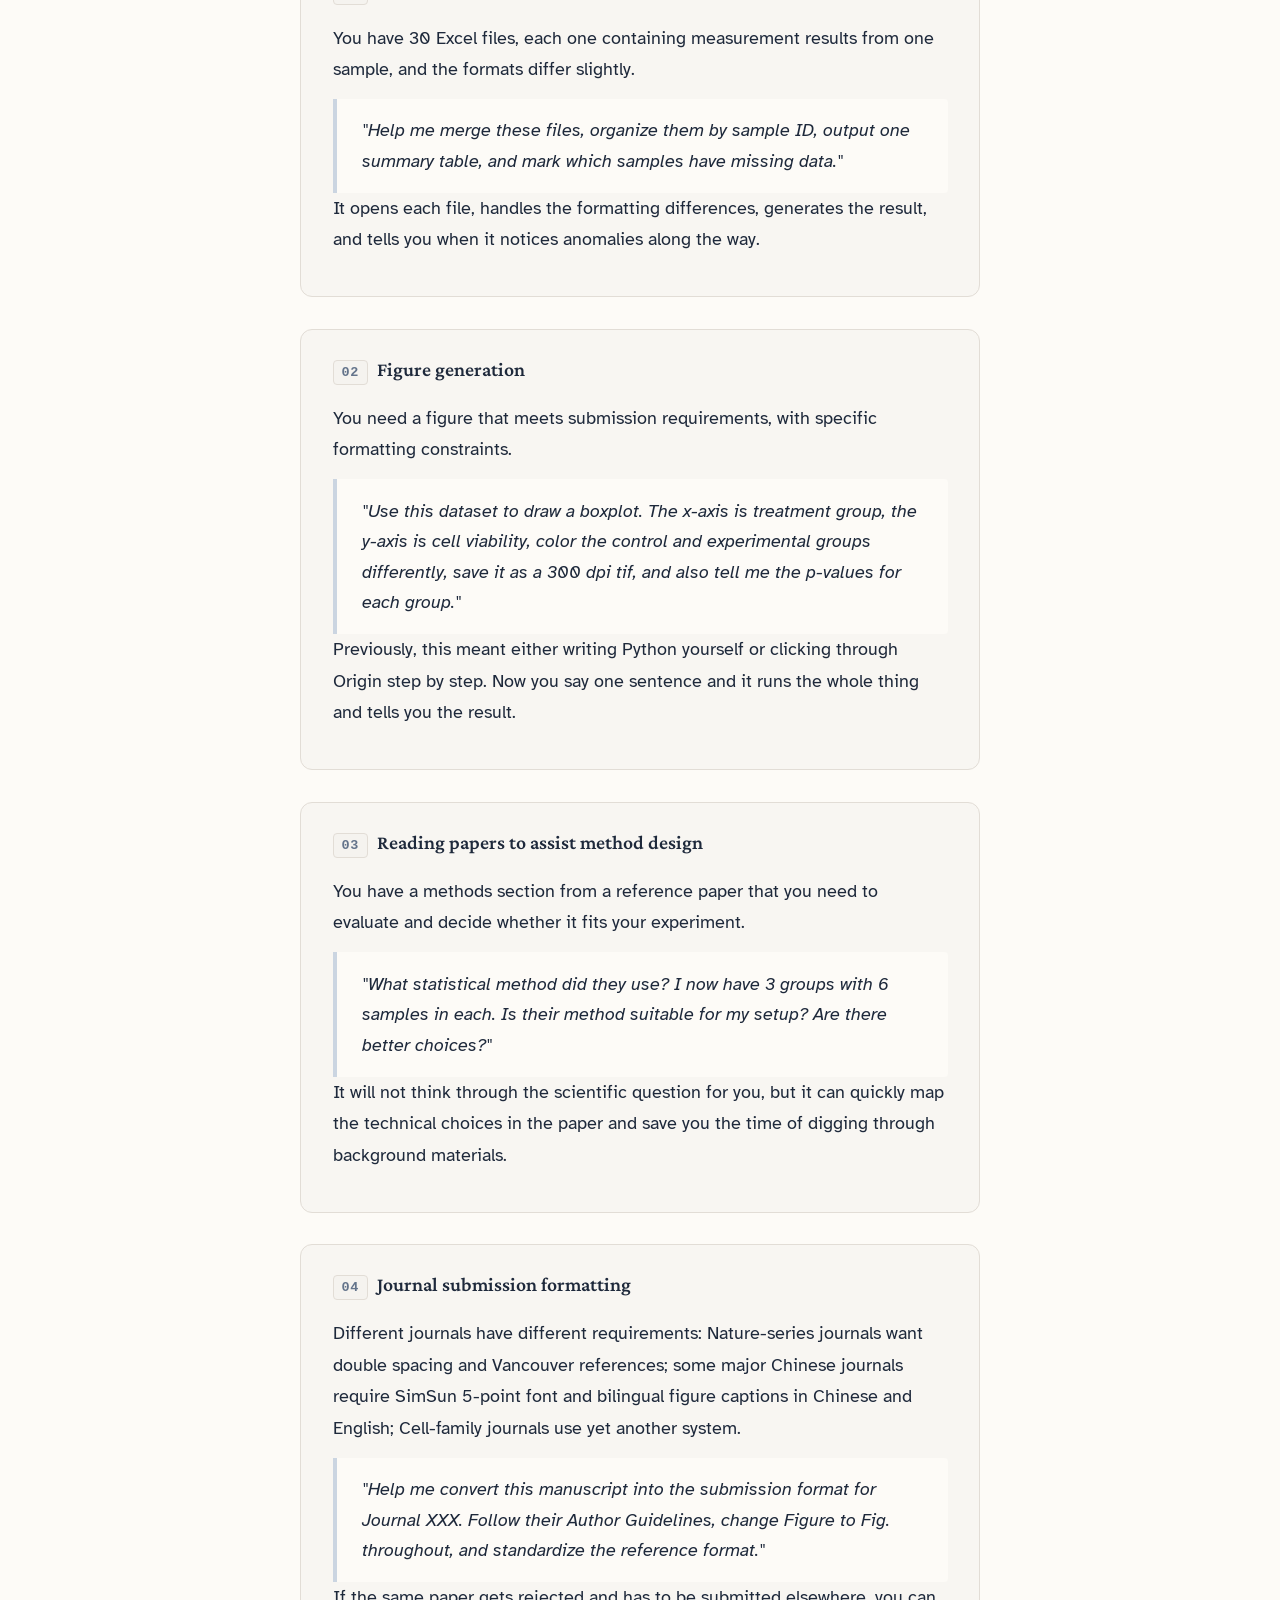
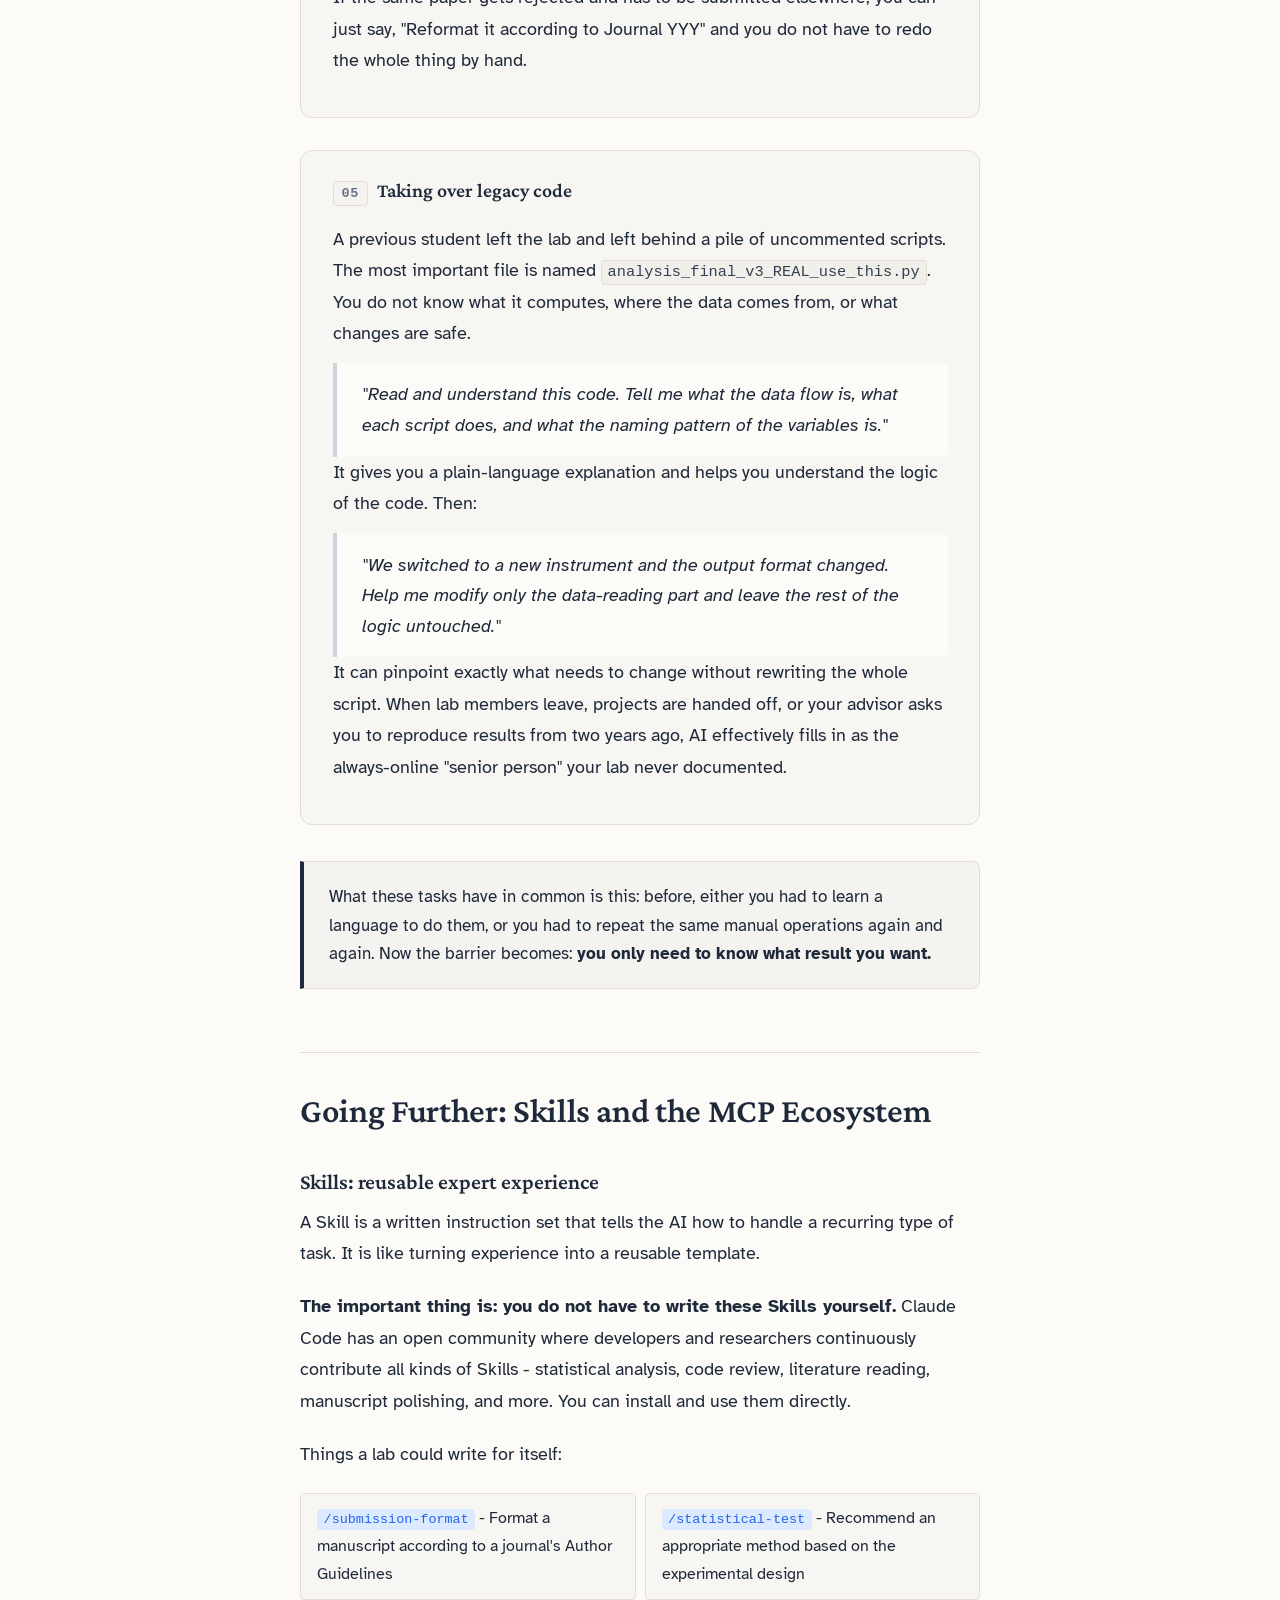
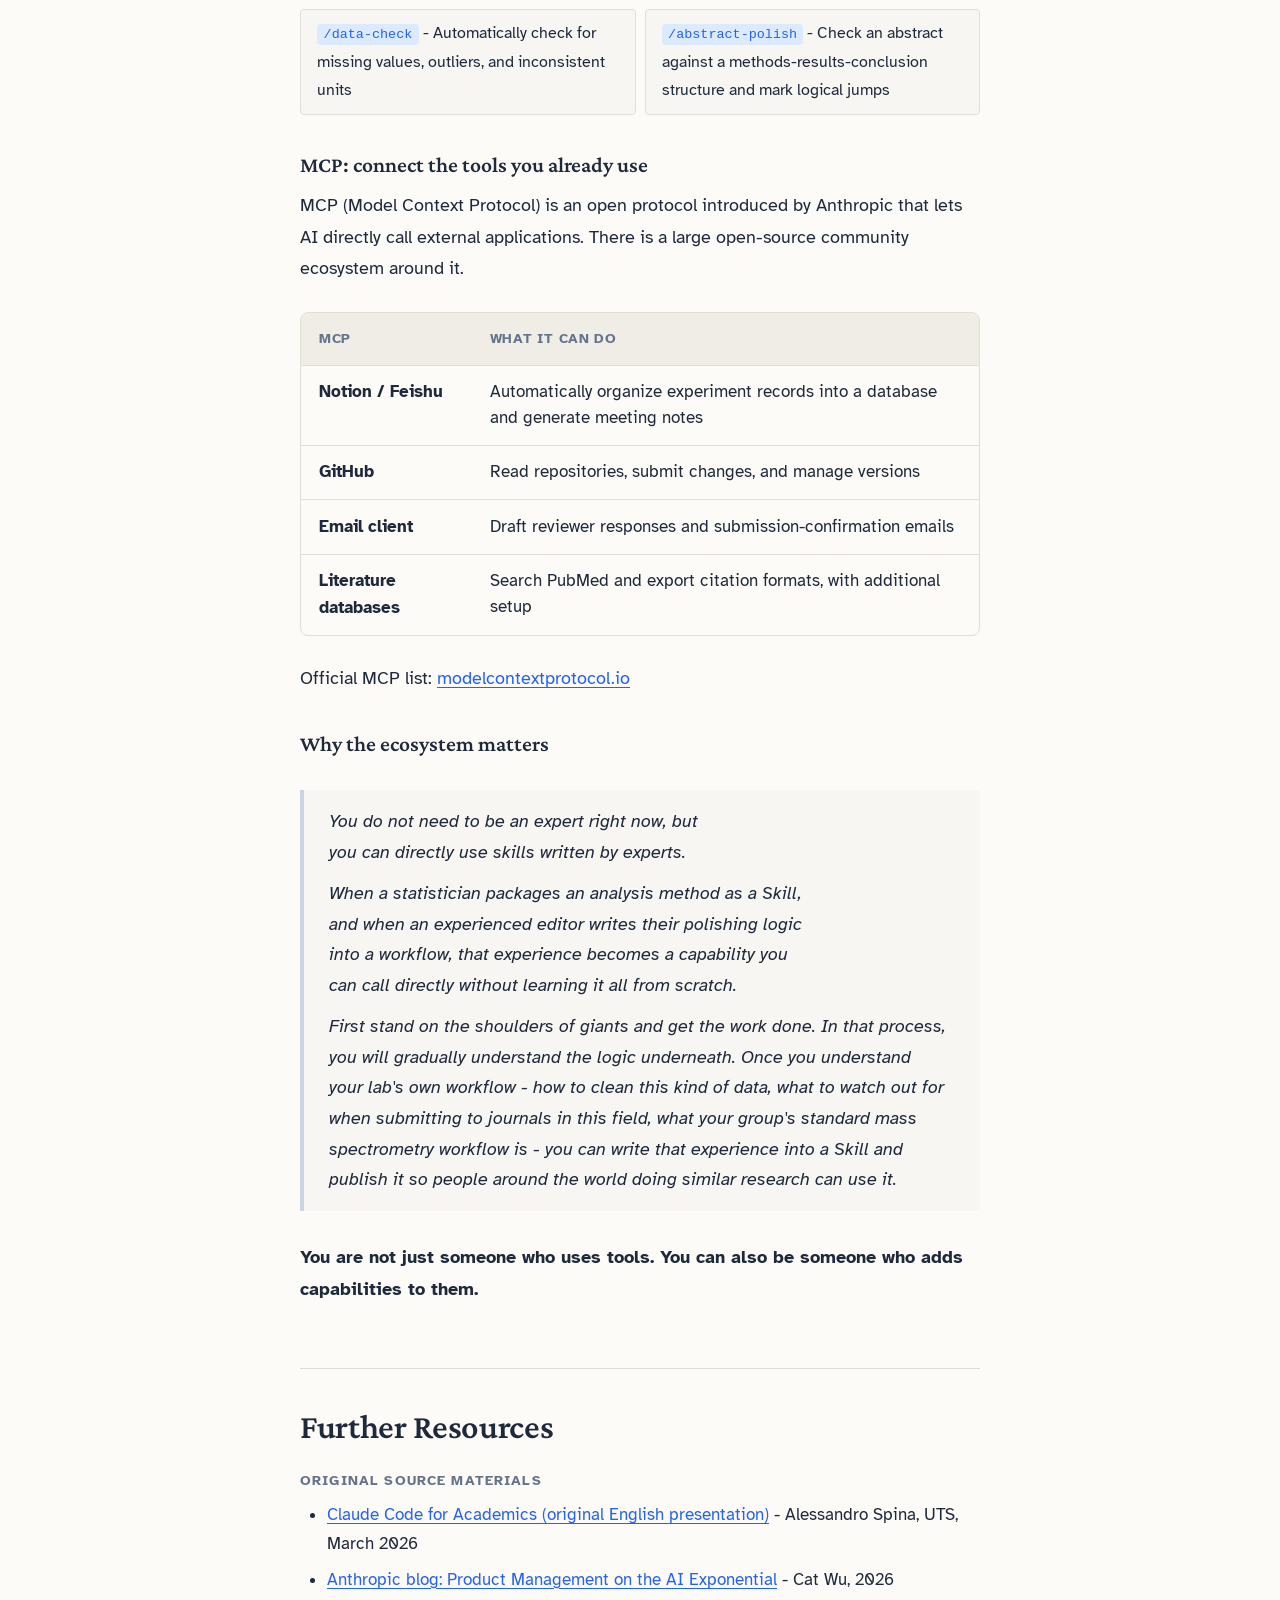
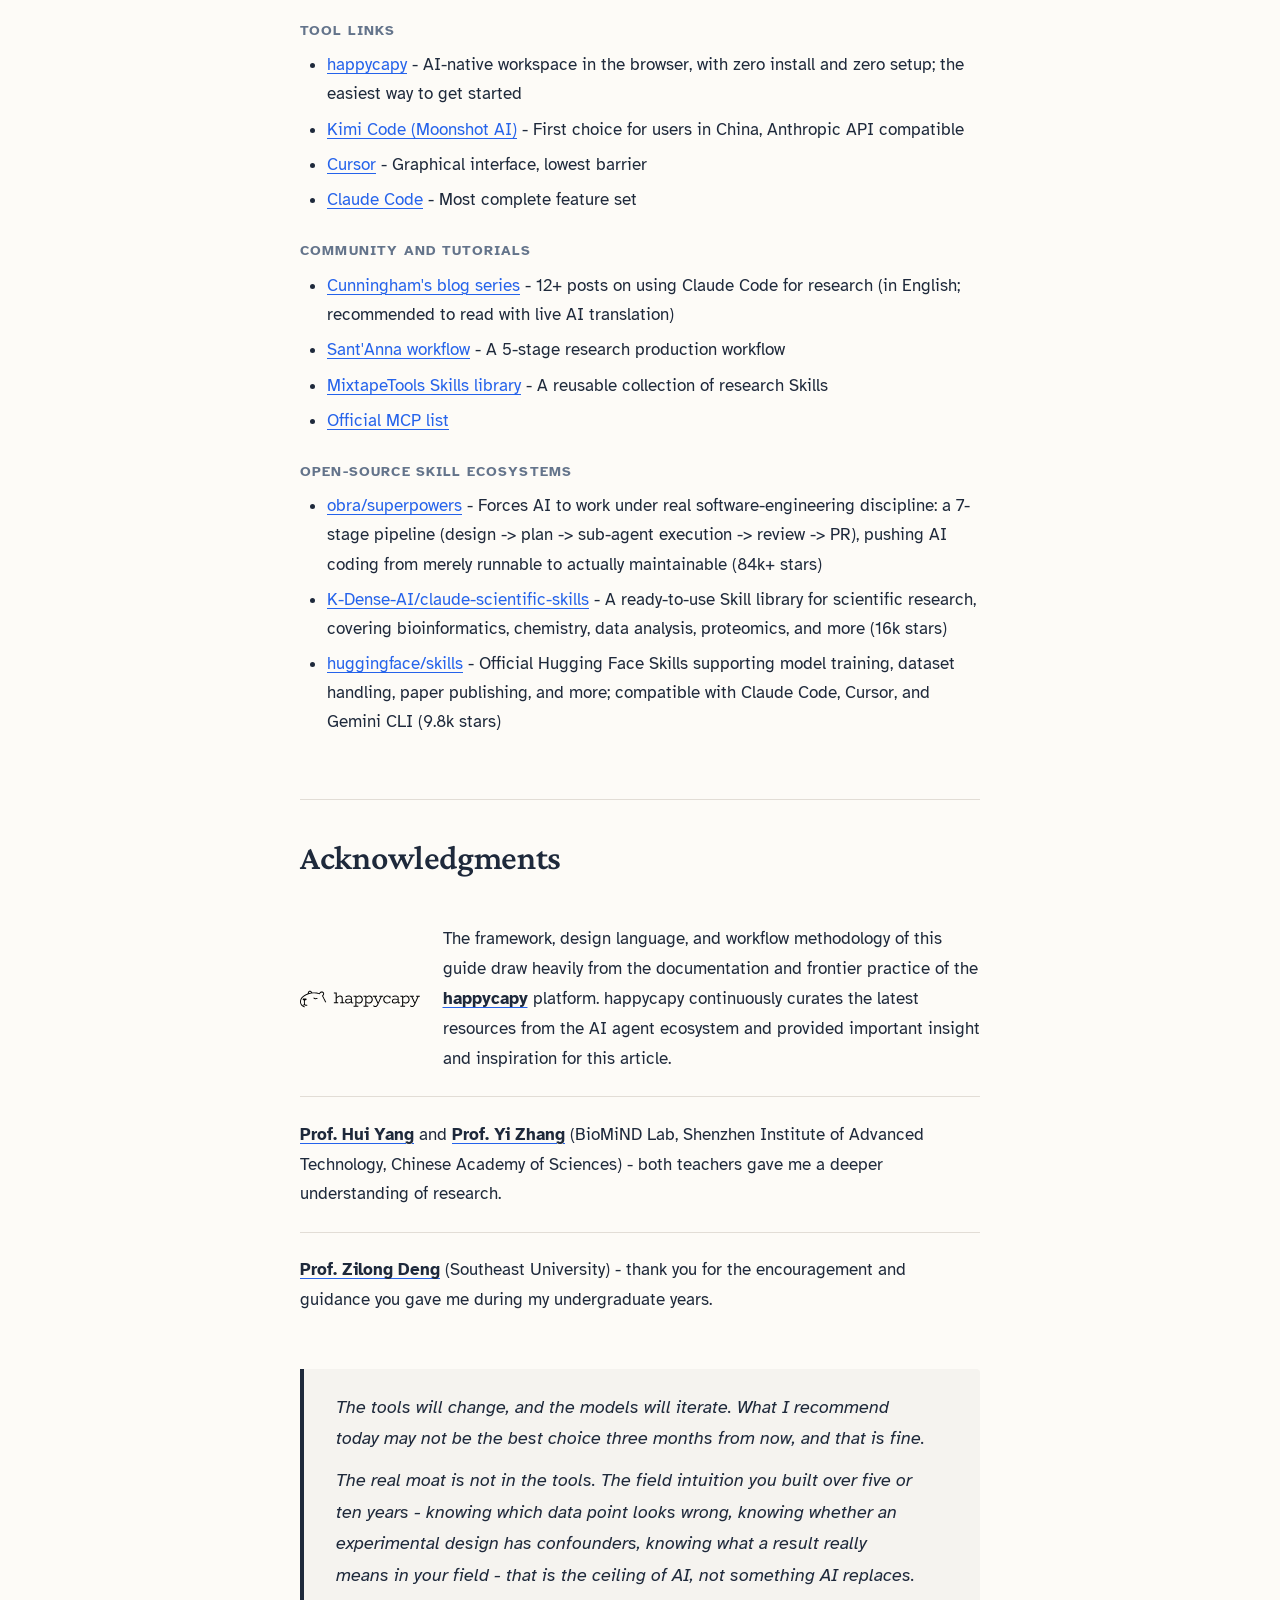
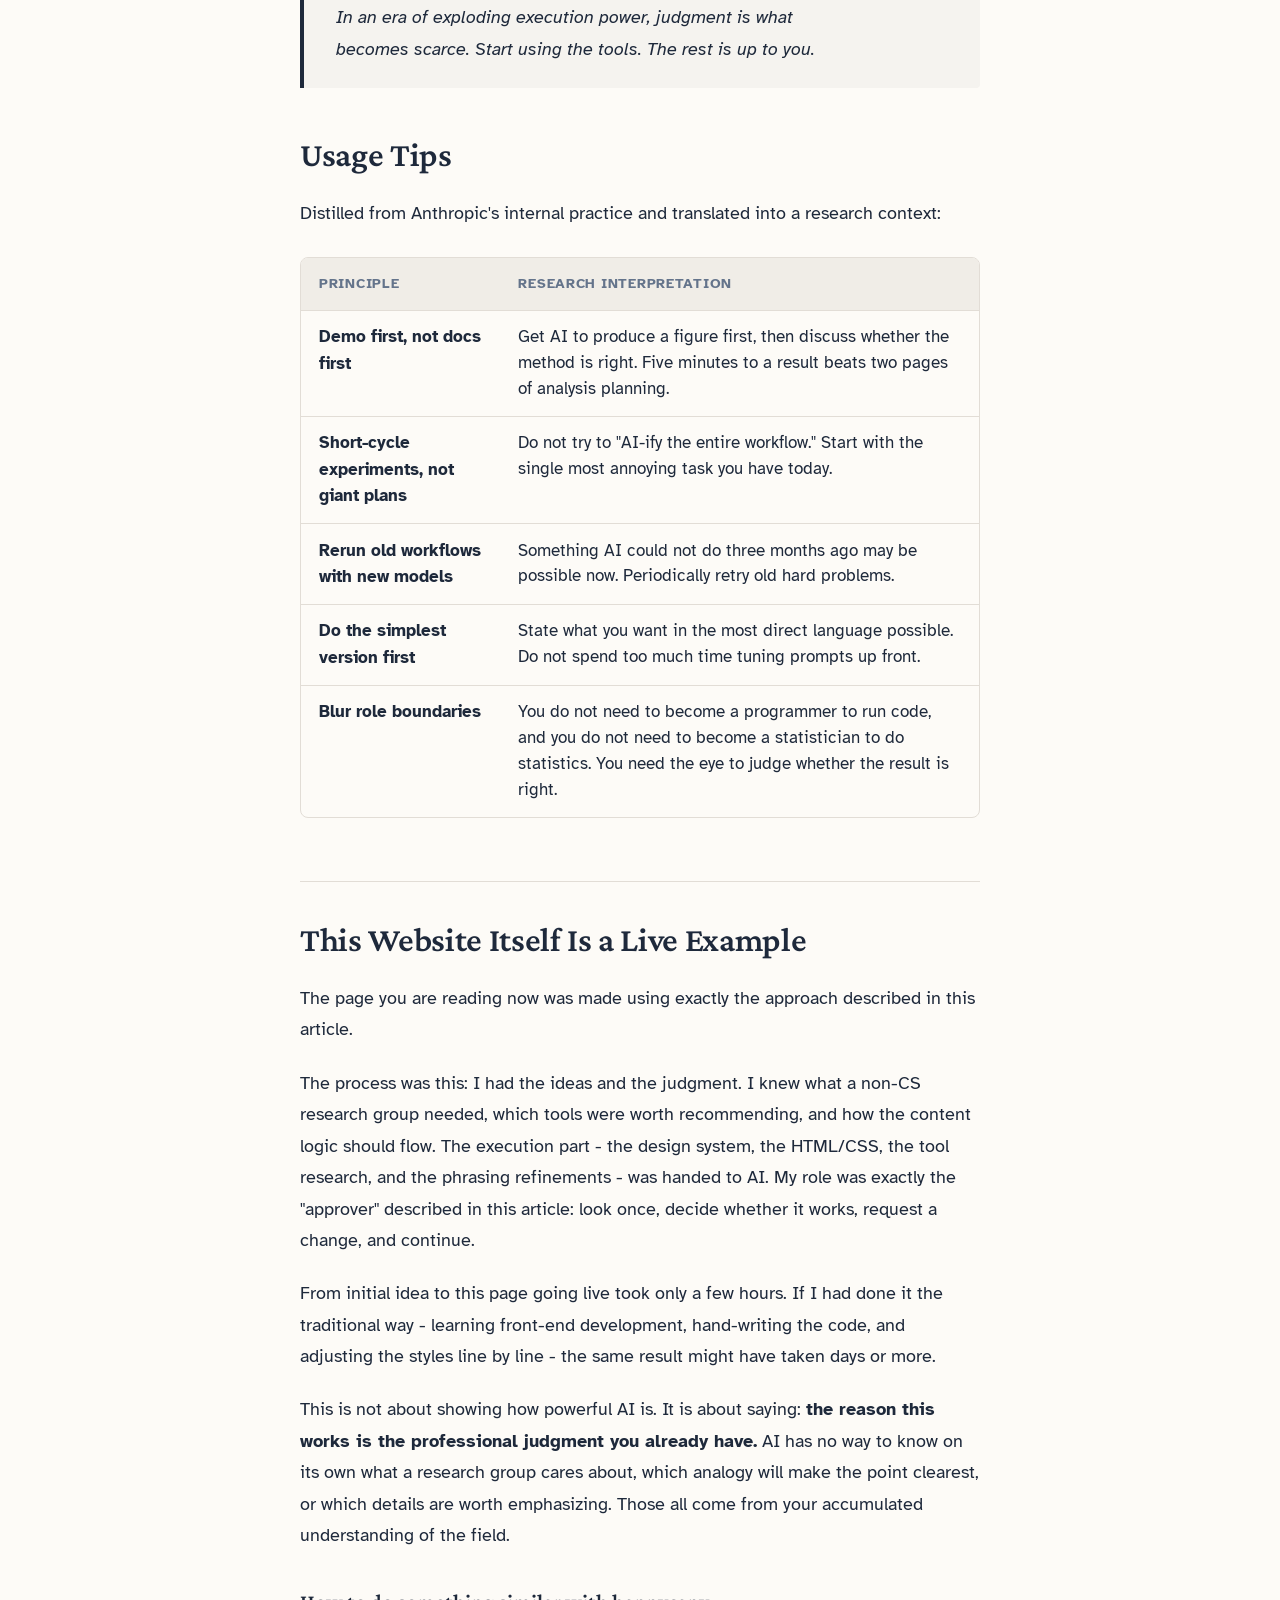
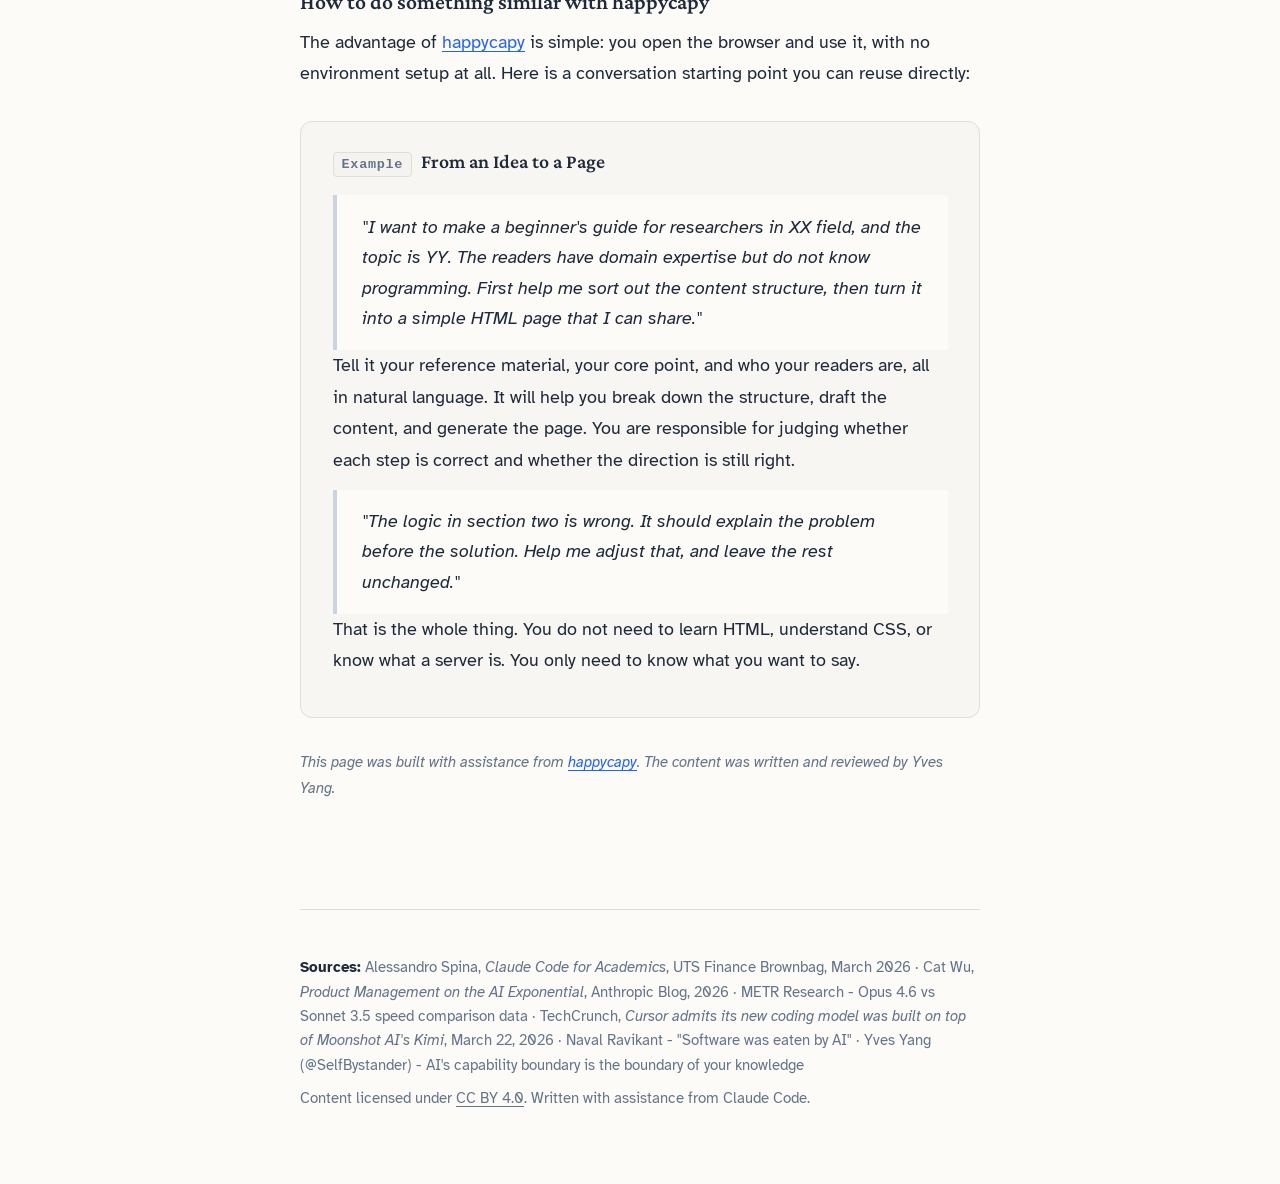
<file: en/index.html>
<!DOCTYPE html>
<html lang="en">
<head>
  <meta charset="UTF-8">
  <meta name="viewport" content="width=device-width, initial-scale=1.0">
  <title>Using AI for Research: A Practical Guide for Non-CS Labs</title>
  <meta name="description" content="A practical starter guide for science and engineering researchers who want to use AI terminal agents to accelerate their work - no CS background required.">
  <meta property="og:title" content="Using AI for Research: A Practical Guide for Non-CS Labs">
  <link rel="stylesheet" href="../assets/style.css">
  <script type="module" src="../assets/balance.js"></script>
</head>
<body>

  <nav class="toc" aria-label="Table of contents">
    <ul>
      <li><a href="#s1">How You Use AI</a></li>
      <li><a href="#s2">What's Missing</a></li>
      <li><a href="#s3">AI Terminal Agents</a></li>
      <li><a href="#s4">Which Tool</a></li>
      <li><a href="#s5">Lab Use Cases</a></li>
      <li><a href="#s6">Skills and MCP</a></li>
      <li><a href="#s7">Resources</a></li>
      <li><a href="#s8">Acknowledgments</a></li>
      <li><a href="#s9">Live Example</a></li>
    </ul>
  </nav>

  <div class="lang-switch">
    <a href="../">中文</a>
  </div>

  <main>

    <!-- ── Mobile TOC ─────────────────────────────────────── -->

    <details class="toc-mobile">
      <summary>Contents</summary>
      <ul>
        <li><a href="#s1">How You Use AI</a></li>
        <li><a href="#s2">What's Missing</a></li>
        <li><a href="#s3">AI Terminal Agents</a></li>
        <li><a href="#s4">Which Tool</a></li>
        <li><a href="#s5">Lab Use Cases</a></li>
        <li><a href="#s6">Skills and MCP</a></li>
        <li><a href="#s7">Resources</a></li>
        <li><a href="#s8">Acknowledgments</a></li>
        <li><a href="#s9">Live Example</a></li>
      </ul>
    </details>

    <!-- ── Header ─────────────────────────────────────────── -->

    <header class="site-header">
      <p class="eyebrow">Practical Starter Guide</p>
      <h1>Using AI for Research: A Practical Guide for Non-CS Labs</h1>
      <p class="subtitle">Connect the professional judgment you already have to AI's execution power, without becoming a programmer.</p>
    </header>

    <!-- ── Opening Hook ───────────────────────────────────── -->

    <div class="hook">
      <span class="stat-line">16 months. 41x.</span>
      <span class="stat-sub">Anthropic data: AI completes the same software task 41 times faster than it did 16 months ago.</span>

      <p>Naval said: software was eaten by AI. Anthropic's head of product said: the path from idea to prototype has already collapsed from weeks to hours.</p>

      <p>We are entering an era of exploding execution power. Writing code, making figures, producing reports - the barrier to "getting something built" is falling toward zero faster than most of us expected.</p>

      <p>But there is one thing AI cannot give you: <strong>judgment</strong>.</p>

      <p>Knowing what experiment to run, noticing what is wrong with a dataset, seeing where the logic breaks in a manuscript - that comes from the professional intuition you have accumulated in your field. Someone put it well: AI's capability boundary is your knowledge boundary, your command of field-specific vocabulary, and your curiosity about the details of the domain.</p>

      <p>That is the real moat anyone has in the age of AI.</p>
    </div>

    <blockquote class="key-quote">
      <p>This document is trying to explain one thing: <strong>how to connect the professional judgment you already have to AI's execution power.</strong></p>
    </blockquote>

    <!-- ── Section 1 ───────────────────────────────────────── -->

    <h2 id="s1">How You Currently Use AI</h2>

    <p>You probably use ChatGPT to rewrite text, translate, explain error messages, or generate images, then copy and paste the result back into your work. Paste something in, get an answer, copy it out, paste the next thing in.</p>

    <p>That is already useful. But notice the operating pattern: <strong>you are doing all the moving</strong>. You read the file, you copy the content, you run the code, you bring back the output, and then you paste it in again.</p>

    <p>There is a name for this pattern: you are working for the AI.</p>

    <p>You have become the interface between the AI and your real work, manually transporting information back and forth over and over. The AI sits behind glass; you are the one pressing all the buttons.</p>

    <!-- ── Section 2 ───────────────────────────────────────── -->

    <h2 id="s2">What's Missing</h2>

    <p>The copy-paste loop exists because the way most people use AI today has four structural limits:</p>

    <ul>
      <li><strong>It does not know your files.</strong> You have to copy data into the chat box. Once you paste more than a few dozen rows, it starts making mistakes or simply ignores the end.</li>
      <li><strong>It cannot really run code.</strong> It writes Python for you, but you still have to install the environment, run it yourself, and paste the error back.</li>
      <li><strong>Its memory resets with every new chat.</strong> Your project background, previous decisions, and data formats all have to be explained again from scratch.</li>
      <li><strong>It does not know whether the result is correct.</strong> The figure gets generated, but the AI will not look at it and judge whether it makes sense. Only you can do that.</li>
    </ul>

    <blockquote>
      <p>It is like a high-level consultant with zero memory who also cannot use a computer. You have to read all the materials out loud, they give advice, you go back and execute it yourself, and when you return to report what happened, they have already forgotten the last conversation.</p>
    </blockquote>

    <p>This is not criticizing AI. It is describing a way of using it, and that way of using it can change.</p>

    <!-- ── Section 3 ───────────────────────────────────────── -->

    <h2 id="s3">What an AI Terminal Agent Is</h2>

    <p>An AI terminal agent removes the glass. Instead of waiting behind a chat window for you to paste things in, it directly operates files and programs on your computer: opening files, writing code, running it, checking the result, spotting problems, revising, and running again, all by itself.</p>

    <p>You say, "Help me analyze this dataset," and it opens the file, writes the code, runs it, looks at the output, notices a problem, fixes it, runs it again, and then shows you the result. You did not have to do anything in between.</p>

    <p>Your role shifts from <strong>executor</strong> to <strong>approver</strong>. It does the work; you decide whether the result is acceptable.</p>

    <div class="scenario">
      <h3>Before <span class="num">copy-paste loop</span></h3>
      <p>You open the file. You copy a piece of data. You paste it into the chat. You ask a question. You copy the code it returns. You open a terminal. You run the code. You get an error. You copy the error. You paste it back. You copy the fix. You run it again. You copy the output. You paste it back for interpretation. You copy the interpretation. You paste it into your notes.</p>
    </div>

    <div class="scenario">
      <h3>Now <span class="num">terminal agent</span></h3>
      <p>You describe what you want. It opens the file, writes code, runs the code, reads the output, notices the error, fixes it, reruns it, and returns the result to you. You look once and decide whether to continue.</p>
    </div>

    <p>One point needs to be explicit: it will make mistakes. That is why the "approver" role cannot be removed. This is not a flaw in the workflow; it is the workflow itself. You provide the judgment, and it provides the execution.</p>

    <!-- ── Section 4 ───────────────────────────────────────── -->

    <h2 id="s4">Which Tool to Use</h2>

    <p>There are four tools worth knowing about, each with a different balance between zero setup and full capability.</p>

    <div class="table-wrap">
      <table>
        <thead>
          <tr>
            <th>Tool</th>
            <th>Positioning</th>
            <th>Barrier</th>
            <th>Cost</th>
          </tr>
        </thead>
        <tbody>
          <tr>
            <td><strong>happycapy</strong></td>
            <td>An AI-native computer in the browser, with no environment setup required</td>
            <td>Lowest, open and use it</td>
            <td>Free tier available, Max includes a large token allowance</td>
          </tr>
          <tr>
            <td><strong>Kimi Code</strong></td>
            <td>A domestic terminal agent that directly competes with Claude Code</td>
            <td>Medium</td>
            <td>Token-based, about 1/10 the cost of Claude</td>
          </tr>
          <tr>
            <td><strong>Cursor</strong></td>
            <td>An AI-enabled code editor with a friendly interface</td>
            <td>Low, like using Word</td>
            <td>Usable on the free tier</td>
          </tr>
          <tr>
            <td><strong>Claude Code + Kimi API</strong></td>
            <td>Use the Claude Code framework with Kimi as the model backend</td>
            <td>Slightly higher</td>
            <td>Same as Kimi pricing</td>
          </tr>
        </tbody>
      </table>
    </div>

    <h3>How to decide</h3>

    <div class="decision-path">
      <ol>
        <li><strong>Zero barrier, start immediately</strong> -> <a href="https://happycapy.ai/?via=yves" target="_blank" rel="noopener">happycapy</a>: open it in the browser and start. No software installation, no environment setup, no command line. Process data, make figures, write reports, build pages, and get results by describing what you want.</li>
        <li><strong>First time touching a terminal agent</strong> -> Try Cursor first. It has an interface, the barrier is low, and you immediately understand the "approver" model.</li>
        <li><strong>Want a terminal agent with China-friendly network access</strong> -> Kimi Code, which is compatible with the Anthropic API and does not require a VPN.</li>
        <li><strong>Want to seriously use this for research projects</strong> -> Claude Code + Kimi API. The ecosystem is the most mature, while the pricing stays at Kimi levels.</li>
      </ol>
    </div>

    <h3>Why Kimi is credible</h3>

    <blockquote>
      <p><strong>In March 2026, something interesting came to light</strong>: Composer 2, the new flagship model from Cursor, one of the world's most popular AI coding tools, was found by the community to be built on Moonshot AI's Kimi K2.5. Cursor's co-founder later acknowledged, "We trained on top of the Kimi K2.5 open-source base." Kimi also responded: "We're proud that Kimi K2.5 is the foundation for Composer 2."</p>
      <p>Around the same time, another domestic model company, MiniMax, was accused of mixing Kimi code into its own product, even leaving visible "kimi" strings behind. The claim is difficult to verify, but it does suggest that Kimi is already in the first domestic tier for coding capability.</p>
    </blockquote>

    <h3>Cost-saving setup</h3>

    <p>Change two environment variables in Claude Code and you can switch the underlying model to Kimi. Keep the Claude Code framework, use the Kimi model, and cut the cost to roughly one tenth of the original:</p>

    <span class="code-label">~/.bashrc or ~/.zshrc</span>
    <pre><code>export ANTHROPIC_BASE_URL="https://api.moonshot.cn/anthropic"
export ANTHROPIC_API_KEY="your Kimi API Key"</code></pre>

    <p>After that, run <code>claude</code> as usual. The framework is Claude Code, and the model is Kimi.</p>

    <!-- ── Section 5 ───────────────────────────────────────── -->

    <h2 id="s5">What Your Lab Can Use It For</h2>

    <p>The following five scenarios come directly from research workflows. Every one of them is something you can do today.</p>

    <div class="scenario">
      <h3><span class="num">01</span> Batch data-file processing</h3>
      <p>You have 30 Excel files, each one containing measurement results from one sample, and the formats differ slightly.</p>
      <blockquote>
        <p>"Help me merge these files, organize them by sample ID, output one summary table, and mark which samples have missing data."</p>
      </blockquote>
      <p>It opens each file, handles the formatting differences, generates the result, and tells you when it notices anomalies along the way.</p>
    </div>

    <div class="scenario">
      <h3><span class="num">02</span> Figure generation</h3>
      <p>You need a figure that meets submission requirements, with specific formatting constraints.</p>
      <blockquote>
        <p>"Use this dataset to draw a boxplot. The x-axis is treatment group, the y-axis is cell viability, color the control and experimental groups differently, save it as a 300 dpi tif, and also tell me the p-values for each group."</p>
      </blockquote>
      <p>Previously, this meant either writing Python yourself or clicking through Origin step by step. Now you say one sentence and it runs the whole thing and tells you the result.</p>
    </div>

    <div class="scenario">
      <h3><span class="num">03</span> Reading papers to assist method design</h3>
      <p>You have a methods section from a reference paper that you need to evaluate and decide whether it fits your experiment.</p>
      <blockquote>
        <p>"What statistical method did they use? I now have 3 groups with 6 samples in each. Is their method suitable for my setup? Are there better choices?"</p>
      </blockquote>
      <p>It will not think through the scientific question for you, but it can quickly map the technical choices in the paper and save you the time of digging through background materials.</p>
    </div>

    <div class="scenario">
      <h3><span class="num">04</span> Journal submission formatting</h3>
      <p>Different journals have different requirements: Nature-series journals want double spacing and Vancouver references; some major Chinese journals require SimSun 5-point font and bilingual figure captions in Chinese and English; Cell-family journals use yet another system.</p>
      <blockquote>
        <p>"Help me convert this manuscript into the submission format for Journal XXX. Follow their Author Guidelines, change Figure to Fig. throughout, and standardize the reference format."</p>
      </blockquote>
      <p>If the same paper gets rejected and has to be submitted elsewhere, you can just say, "Reformat it according to Journal YYY" and you do not have to redo the whole thing by hand.</p>
    </div>

    <div class="scenario">
      <h3><span class="num">05</span> Taking over legacy code</h3>
      <p>A previous student left the lab and left behind a pile of uncommented scripts. The most important file is named <code>analysis_final_v3_REAL_use_this.py</code>. You do not know what it computes, where the data comes from, or what changes are safe.</p>
      <blockquote>
        <p>"Read and understand this code. Tell me what the data flow is, what each script does, and what the naming pattern of the variables is."</p>
      </blockquote>
      <p>It gives you a plain-language explanation and helps you understand the logic of the code. Then:</p>
      <blockquote>
        <p>"We switched to a new instrument and the output format changed. Help me modify only the data-reading part and leave the rest of the logic untouched."</p>
      </blockquote>
      <p>It can pinpoint exactly what needs to change without rewriting the whole script. When lab members leave, projects are handed off, or your advisor asks you to reproduce results from two years ago, AI effectively fills in as the always-online "senior person" your lab never documented.</p>
    </div>

    <div class="summary-callout">
      <p>What these tasks have in common is this: before, either you had to learn a language to do them, or you had to repeat the same manual operations again and again. Now the barrier becomes: <strong>you only need to know what result you want.</strong></p>
    </div>

    <!-- ── Section 6 ───────────────────────────────────────── -->

    <h2 id="s6">Going Further: Skills and the MCP Ecosystem</h2>

    <h3>Skills: reusable expert experience</h3>

    <p>A Skill is a written instruction set that tells the AI how to handle a recurring type of task. It is like turning experience into a reusable template.</p>

    <p><strong>The important thing is: you do not have to write these Skills yourself.</strong> Claude Code has an open community where developers and researchers continuously contribute all kinds of Skills - statistical analysis, code review, literature reading, manuscript polishing, and more. You can install and use them directly.</p>

    <p>Things a lab could write for itself:</p>

    <div class="skills-list">
      <div class="skill-item"><code>/submission-format</code> - Format a manuscript according to a journal's Author Guidelines</div>
      <div class="skill-item"><code>/statistical-test</code> - Recommend an appropriate method based on the experimental design</div>
      <div class="skill-item"><code>/data-check</code> - Automatically check for missing values, outliers, and inconsistent units</div>
      <div class="skill-item"><code>/abstract-polish</code> - Check an abstract against a methods-results-conclusion structure and mark logical jumps</div>
    </div>

    <h3>MCP: connect the tools you already use</h3>

    <p>MCP (Model Context Protocol) is an open protocol introduced by Anthropic that lets AI directly call external applications. There is a large open-source community ecosystem around it.</p>

    <div class="table-wrap">
      <table>
        <thead>
          <tr>
            <th>MCP</th>
            <th>What it can do</th>
          </tr>
        </thead>
        <tbody>
          <tr>
            <td><strong>Notion / Feishu</strong></td>
            <td>Automatically organize experiment records into a database and generate meeting notes</td>
          </tr>
          <tr>
            <td><strong>GitHub</strong></td>
            <td>Read repositories, submit changes, and manage versions</td>
          </tr>
          <tr>
            <td><strong>Email client</strong></td>
            <td>Draft reviewer responses and submission-confirmation emails</td>
          </tr>
          <tr>
            <td><strong>Literature databases</strong></td>
            <td>Search PubMed and export citation formats, with additional setup</td>
          </tr>
        </tbody>
      </table>
    </div>

    <p>Official MCP list: <a href="https://modelcontextprotocol.io" target="_blank" rel="noopener">modelcontextprotocol.io</a></p>

    <h3>Why the ecosystem matters</h3>

    <blockquote>
      <p>You do not need to be an expert right now, but you can directly use skills written by experts.</p>
      <p>When a statistician packages an analysis method as a Skill, and when an experienced editor writes their polishing logic into a workflow, that experience becomes a capability you can call directly without learning it all from scratch.</p>
      <p>First stand on the shoulders of giants and get the work done. In that process, you will gradually understand the logic underneath. Once you understand your lab's own workflow - how to clean this kind of data, what to watch out for when submitting to journals in this field, what your group's standard mass spectrometry workflow is - you can write that experience into a Skill and publish it so people around the world doing similar research can use it.</p>
    </blockquote>

    <p><strong>You are not just someone who uses tools. You can also be someone who adds capabilities to them.</strong></p>

    <!-- ── Section 7 ───────────────────────────────────────── -->

    <h2 id="s7">Further Resources</h2>

    <div class="resource-group">
      <h3>Original source materials</h3>
      <ul>
        <li><a href="https://github.com/aspi6246/ClaudeCodeTools/blob/main/Presentations/main.pdf" target="_blank" rel="noopener">Claude Code for Academics (original English presentation)</a> - Alessandro Spina, UTS, March 2026</li>
        <li><a href="https://claude.com/blog/product-management-on-the-ai-exponential" target="_blank" rel="noopener">Anthropic blog: Product Management on the AI Exponential</a> - Cat Wu, 2026</li>
      </ul>
    </div>

    <div class="resource-group">
      <h3>Tool links</h3>
      <ul>
        <li><a href="https://happycapy.ai/?via=yves" target="_blank" rel="noopener">happycapy</a> - AI-native workspace in the browser, with zero install and zero setup; the easiest way to get started</li>
        <li><a href="https://platform.moonshot.cn" target="_blank" rel="noopener">Kimi Code (Moonshot AI)</a> - First choice for users in China, Anthropic API compatible</li>
        <li><a href="https://cursor.sh" target="_blank" rel="noopener">Cursor</a> - Graphical interface, lowest barrier</li>
        <li><a href="https://code.claude.com" target="_blank" rel="noopener">Claude Code</a> - Most complete feature set</li>
      </ul>
    </div>

    <div class="resource-group">
      <h3>Community and tutorials</h3>
      <ul>
        <li><a href="https://causalinf.substack.com" target="_blank" rel="noopener">Cunningham's blog series</a> - 12+ posts on using Claude Code for research (in English; recommended to read with live AI translation)</li>
        <li><a href="https://github.com/pedrohcgs/claude-code-my-workflow" target="_blank" rel="noopener">Sant'Anna workflow</a> - A 5-stage research production workflow</li>
        <li><a href="https://github.com/scunning1975/MixtapeTools" target="_blank" rel="noopener">MixtapeTools Skills library</a> - A reusable collection of research Skills</li>
        <li><a href="https://modelcontextprotocol.io" target="_blank" rel="noopener">Official MCP list</a></li>
      </ul>
    </div>

    <div class="resource-group">
      <h3>Open-source Skill ecosystems</h3>
      <ul>
        <li><a href="https://github.com/obra/superpowers" target="_blank" rel="noopener">obra/superpowers</a> - Forces AI to work under real software-engineering discipline: a 7-stage pipeline (design -> plan -> sub-agent execution -> review -> PR), pushing AI coding from merely runnable to actually maintainable (84k+ stars)</li>
        <li><a href="https://github.com/K-Dense-AI/claude-scientific-skills" target="_blank" rel="noopener">K-Dense-AI/claude-scientific-skills</a> - A ready-to-use Skill library for scientific research, covering bioinformatics, chemistry, data analysis, proteomics, and more (16k stars)</li>
        <li><a href="https://github.com/huggingface/skills" target="_blank" rel="noopener">huggingface/skills</a> - Official Hugging Face Skills supporting model training, dataset handling, paper publishing, and more; compatible with Claude Code, Cursor, and Gemini CLI (9.8k stars)</li>
      </ul>
    </div>

    <!-- ── Acknowledgments ────────────────────────────────── -->

    <section class="acknowledgments">
      <h2 id="s8">Acknowledgments</h2>

      <div class="ack-item ack-happycapy">
        <a href="https://happycapy.ai/?via=yves" target="_blank" rel="noopener">
          <img src="../assets/happycapy-light.svg" alt="happycapy" class="ack-logo">
        </a>
        <div class="ack-body">
          <p>The framework, design language, and workflow methodology of this guide draw heavily from the documentation and frontier practice of the <a href="https://happycapy.ai/?via=yves" target="_blank" rel="noopener"><strong>happycapy</strong></a> platform. happycapy continuously curates the latest resources from the AI agent ecosystem and provided important insight and inspiration for this article.</p>
        </div>
      </div>

      <div class="ack-item">
        <div class="ack-body">
          <p><a href="https://people.ucas.ac.cn/~yanghui" target="_blank" rel="noopener"><strong>Prof. Hui Yang</strong></a> and <a href="https://people.ucas.ac.cn/~yi.zhang" target="_blank" rel="noopener"><strong>Prof. Yi Zhang</strong></a> (BioMiND Lab, Shenzhen Institute of Advanced Technology, Chinese Academy of Sciences) - both teachers gave me a deeper understanding of research.</p>
        </div>
      </div>

      <div class="ack-item">
        <div class="ack-body">
          <p><a href="https://power.seu.edu.cn/dzl/list.htm" target="_blank" rel="noopener"><strong>Prof. Zilong Deng</strong></a> (Southeast University) - thank you for the encouragement and guidance you gave me during my undergraduate years.</p>
        </div>
      </div>
    </section>

    <!-- ── Closing ─────────────────────────────────────────── -->

    <blockquote class="closing">
      <p>The tools will change, and the models will iterate. What I recommend today may not be the best choice three months from now, and that is fine.</p>
      <p>The real moat is not in the tools. The field intuition you built over five or ten years - knowing which data point looks wrong, knowing whether an experimental design has confounders, knowing what a result really means in your field - that is the ceiling of AI, not something AI replaces.</p>
      <p>In an era of exploding execution power, judgment is what becomes scarce. Start using the tools. The rest is up to you.</p>
    </blockquote>

    <!-- ── Anthropic Tips ───────────────────────────────────── -->

    <div class="tips-section">
      <h2>Usage Tips</h2>
      <p>Distilled from Anthropic's internal practice and translated into a research context:</p>

      <div class="table-wrap">
        <table>
          <thead>
            <tr>
              <th>Principle</th>
              <th>Research interpretation</th>
            </tr>
          </thead>
          <tbody>
            <tr>
              <td><strong>Demo first, not docs first</strong></td>
              <td>Get AI to produce a figure first, then discuss whether the method is right. Five minutes to a result beats two pages of analysis planning.</td>
            </tr>
            <tr>
              <td><strong>Short-cycle experiments, not giant plans</strong></td>
              <td>Do not try to "AI-ify the entire workflow." Start with the single most annoying task you have today.</td>
            </tr>
            <tr>
              <td><strong>Rerun old workflows with new models</strong></td>
              <td>Something AI could not do three months ago may be possible now. Periodically retry old hard problems.</td>
            </tr>
            <tr>
              <td><strong>Do the simplest version first</strong></td>
              <td>State what you want in the most direct language possible. Do not spend too much time tuning prompts up front.</td>
            </tr>
            <tr>
              <td><strong>Blur role boundaries</strong></td>
              <td>You do not need to become a programmer to run code, and you do not need to become a statistician to do statistics. You need the eye to judge whether the result is right.</td>
            </tr>
          </tbody>
        </table>
      </div>
    </div>

    <!-- ── Meta ────────────────────────────────────────────── -->

    <section class="meta-section">
      <h2 id="s9">This Website Itself Is a Live Example</h2>

      <p>The page you are reading now was made using exactly the approach described in this article.</p>

      <p>The process was this: I had the ideas and the judgment. I knew what a non-CS research group needed, which tools were worth recommending, and how the content logic should flow. The execution part - the design system, the HTML/CSS, the tool research, and the phrasing refinements - was handed to AI. My role was exactly the "approver" described in this article: look once, decide whether it works, request a change, and continue.</p>

      <p>From initial idea to this page going live took only a few hours. If I had done it the traditional way - learning front-end development, hand-writing the code, and adjusting the styles line by line - the same result might have taken days or more.</p>

      <p>This is not about showing how powerful AI is. It is about saying: <strong>the reason this works is the professional judgment you already have.</strong> AI has no way to know on its own what a research group cares about, which analogy will make the point clearest, or which details are worth emphasizing. Those all come from your accumulated understanding of the field.</p>

      <h3>How to do something similar with happycapy</h3>

      <p>The advantage of <a href="https://happycapy.ai/?via=yves" target="_blank" rel="noopener">happycapy</a> is simple: you open the browser and use it, with no environment setup at all. Here is a conversation starting point you can reuse directly:</p>

      <div class="scenario">
        <h3><span class="num">Example</span> From an Idea to a Page</h3>
        <blockquote>
          <p>"I want to make a beginner's guide for researchers in XX field, and the topic is YY. The readers have domain expertise but do not know programming. First help me sort out the content structure, then turn it into a simple HTML page that I can share."</p>
        </blockquote>
        <p>Tell it your reference material, your core point, and who your readers are, all in natural language. It will help you break down the structure, draft the content, and generate the page. You are responsible for judging whether each step is correct and whether the direction is still right.</p>
        <blockquote>
          <p>"The logic in section two is wrong. It should explain the problem before the solution. Help me adjust that, and leave the rest unchanged."</p>
        </blockquote>
        <p>That is the whole thing. You do not need to learn HTML, understand CSS, or know what a server is. You only need to know what you want to say.</p>
      </div>

      <p class="meta-note">This page was built with assistance from <a href="https://happycapy.ai/?via=yves" target="_blank" rel="noopener">happycapy</a>. The content was written and reviewed by Yves Yang.</p>
    </section>

  </main>

  <!-- ── Footer ─────────────────────────────────────────────── -->

  <footer>
    <p class="footer-note">
      <strong>Sources:</strong> Alessandro Spina, <em>Claude Code for Academics</em>, UTS Finance Brownbag, March 2026 &middot;
      Cat Wu, <em>Product Management on the AI Exponential</em>, Anthropic Blog, 2026 &middot;
      METR Research - Opus 4.6 vs Sonnet 3.5 speed comparison data &middot;
      TechCrunch, <em>Cursor admits its new coding model was built on top of Moonshot AI's Kimi</em>, March 22, 2026 &middot;
      Naval Ravikant - "Software was eaten by AI" &middot;
      Yves Yang (@SelfBystander) - AI's capability boundary is the boundary of your knowledge
    </p>
    <p class="footer-note">
      Content licensed under <a href="https://creativecommons.org/licenses/by/4.0/" target="_blank" rel="noopener">CC BY 4.0</a>. Written with assistance from Claude Code.
    </p>
  </footer>

<script>
  (function() {
    const ids = ['s1','s2','s3','s4','s5','s6','s7','s8','s9'];
    const links = {};
    ids.forEach(id => {
      const a = document.querySelector('.toc a[href="#' + id + '"]');
      if (a) links[id] = a;
    });
    function update() {
      let current = ids[0];
      ids.forEach(id => {
        const el = document.getElementById(id);
        if (el && el.getBoundingClientRect().top <= 120) current = id;
      });
      Object.values(links).forEach(a => a.classList.remove('active'));
      if (links[current]) links[current].classList.add('active');
    }
    window.addEventListener('scroll', update, { passive: true });
    update();
  })();
</script>
</body>
</html>
</file>
<file: assets/style.css>
/* ============================================================
   AI4S — Using AI for Research
   Design: Editorial + E-Ink Paper
   Fonts: Crimson Pro (headings) + Atkinson Hyperlegible (body)
   ============================================================ */

@import url('https://fonts.googleapis.com/css2?family=Atkinson+Hyperlegible:ital,wght@0,400;0,700;1,400&family=Crimson+Pro:ital,wght@0,400;0,600;0,700;1,400;1,600&display=swap');

/* ── Reset & Base ─────────────────────────────────────────── */

*, *::before, *::after {
  box-sizing: border-box;
  margin: 0;
  padding: 0;
}

:root {
  --bg:           #FDFBF7;
  --bg-subtle:    #F5F3EF;
  --bg-card:      #F8F6F2;
  --text:         #1E293B;
  --text-muted:   #64748B;
  --accent:       #2563EB;
  --accent-light: #DBEAFE;
  --border:       #E2DDD6;
  --border-quote: #CBD5E1;
  --code-bg:      #F1EFE9;
  --code-text:    #334155;
  --table-head:   #F0EDE7;

  --font-heading: 'Crimson Pro', Georgia, 'Times New Roman', serif;
  --font-body:    'Atkinson Hyperlegible', system-ui, -apple-system, sans-serif;
  --font-mono:    'JetBrains Mono', 'Fira Code', 'Cascadia Code', monospace;

  --width-text:   680px;
  --width-wide:   860px;

  --radius-sm:    4px;
  --radius-md:    8px;
  --radius-lg:    12px;
}

html {
  font-size: 18px;
  -webkit-text-size-adjust: 100%;
  scroll-behavior: smooth;
}

body {
  background-color: var(--bg);
  color: var(--text);
  font-family: var(--font-body);
  font-size: 1rem;
  line-height: 1.75;
  min-height: 100vh;
  padding: 0 1.5rem;
}

/* ── TOC Sidebar (desktop) ────────────────────────────────── */

.toc {
  display: none;
}

/* ── TOC Mobile (collapsed, inline) ──────────────────────── */

.toc-mobile {
  margin-bottom: 2rem;
  border: 1px solid var(--border);
  border-radius: var(--radius-md);
  background: var(--bg-card);
}

.toc-mobile summary {
  font-family: var(--font-body);
  font-size: 0.8rem;
  font-weight: 700;
  letter-spacing: 0.08em;
  text-transform: uppercase;
  color: var(--text-muted);
  padding: 0.65rem 1rem;
  cursor: pointer;
  user-select: none;
  list-style: none;
}

.toc-mobile summary::-webkit-details-marker {
  display: none;
}

.toc-mobile summary::after {
  content: ' ▾';
  font-size: 0.7rem;
}

details.toc-mobile[open] summary::after {
  content: ' ▴';
}

.toc-mobile ul {
  list-style: none;
  padding: 0;
  margin: 0;
  border-top: 1px solid var(--border);
}

.toc-mobile li {
  margin: 0;
}

.toc-mobile a {
  display: block;
  font-family: var(--font-body);
  font-size: 0.88rem;
  color: var(--text-muted);
  text-decoration: none;
  padding: 0.5rem 1rem;
  border-bottom: 1px solid var(--border);
  transition: color 0.15s, background 0.15s;
}

.toc-mobile li:last-child a {
  border-bottom: none;
}

.toc-mobile a:hover {
  color: var(--text);
  background: var(--bg-subtle);
  opacity: 1;
}

@media (min-width: 1100px) {
  .toc-mobile {
    display: none;
  }
}

@media (min-width: 1100px) {
  .toc {
    display: block;
    position: fixed;
    top: 5rem;
    left: calc(50% - var(--width-text) / 2 - 180px);
    width: 160px;
  }

  .toc ul {
    list-style: none;
    padding: 0;
    margin: 0;
  }

  .toc li {
    margin-bottom: 0;
  }

  .toc a {
    display: block;
    font-family: var(--font-body);
    font-size: 0.75rem;
    line-height: 1.4;
    color: var(--text-muted);
    text-decoration: none;
    padding: 0.3rem 0.5rem 0.3rem 0.75rem;
    border-left: 2px solid transparent;
    transition: color 0.15s, border-color 0.15s;
    margin-bottom: 0.15rem;
  }

  .toc a:hover {
    color: var(--text);
    opacity: 1;
  }

  .toc a.active {
    color: var(--text);
    border-left-color: var(--accent);
    font-weight: 700;
  }
}

/* ── Language Switch ──────────────────────────────────────── */

.lang-switch {
  position: fixed;
  top: 1.25rem;
  right: 1.5rem;
  z-index: 100;
}

.lang-switch a {
  display: inline-block;
  font-family: var(--font-body);
  font-size: 0.8rem;
  font-weight: 700;
  letter-spacing: 0.06em;
  text-transform: uppercase;
  color: var(--text-muted);
  text-decoration: none;
  border: 1.5px solid var(--border);
  border-radius: var(--radius-sm);
  padding: 0.3rem 0.7rem;
  background: var(--bg);
  transition: color 0.15s, border-color 0.15s, background 0.15s;
}

.lang-switch a:hover {
  color: var(--accent);
  border-color: var(--accent);
  background: var(--accent-light);
}

/* ── Layout ───────────────────────────────────────────────── */

main {
  max-width: var(--width-text);
  margin: 0 auto;
  padding: 5rem 0 6rem;
}

/* ── Header ───────────────────────────────────────────────── */

.site-header {
  margin-bottom: 3.5rem;
  padding-bottom: 2rem;
  border-bottom: 2px solid var(--text);
}

.site-header .eyebrow {
  font-family: var(--font-body);
  font-size: 0.75rem;
  font-weight: 700;
  letter-spacing: 0.1em;
  text-transform: uppercase;
  color: var(--text-muted);
  margin-bottom: 0.75rem;
}

.site-header h1 {
  font-family: var(--font-heading);
  font-size: clamp(1.9rem, 5vw, 2.8rem);
  font-weight: 700;
  line-height: 1.2;
  letter-spacing: -0.01em;
  color: var(--text);
  margin-bottom: 1rem;
  text-wrap: balance;
}

.site-header .subtitle {
  font-size: 1rem;
  color: var(--text-muted);
  line-height: 1.6;
}

/* ── Section Headings ─────────────────────────────────────── */

h2 {
  font-family: var(--font-heading);
  font-size: clamp(1.4rem, 3.5vw, 1.9rem);
  font-weight: 600;
  line-height: 1.25;
  letter-spacing: -0.01em;
  color: var(--text);
  margin-top: 3.5rem;
  margin-bottom: 1.25rem;
  padding-top: 2rem;
  border-top: 1px solid var(--border);
  text-wrap: balance;
}

h2:first-of-type {
  margin-top: 0;
  padding-top: 0;
  border-top: none;
}

h3 {
  font-family: var(--font-heading);
  font-size: 1.2rem;
  font-weight: 600;
  line-height: 1.3;
  color: var(--text);
  margin-top: 2rem;
  margin-bottom: 0.6rem;
}

/* ── Body Text ────────────────────────────────────────────── */

p {
  margin-bottom: 1.2rem;
  color: var(--text);
}

p:last-child {
  margin-bottom: 0;
}

strong {
  font-weight: 700;
  color: var(--text);
}

a {
  color: var(--accent);
  text-decoration: underline;
  text-decoration-thickness: 1px;
  text-underline-offset: 3px;
  transition: opacity 0.15s;
}

a:hover {
  opacity: 0.75;
}

/* ── Opening Hook ─────────────────────────────────────────── */

.hook {
  margin-bottom: 2.5rem;
}

.hook .stat-line {
  font-family: var(--font-heading);
  font-size: clamp(2.8rem, 8vw, 5rem);
  font-weight: 700;
  line-height: 1;
  letter-spacing: -0.03em;
  color: var(--text);
  display: block;
  margin-bottom: 0.5rem;
}

.hook .stat-sub {
  font-size: 0.95rem;
  color: var(--text-muted);
  font-style: italic;
  margin-bottom: 2rem;
  display: block;
}

/* ── Block Quotes ─────────────────────────────────────────── */

blockquote {
  border-left: 4px solid var(--border-quote);
  margin: 1.75rem 0;
  padding: 0.9rem 1.4rem;
  background: var(--bg-card);
  border-radius: 0 var(--radius-sm) var(--radius-sm) 0;
}

blockquote p {
  font-size: 1rem;
  font-style: italic;
  color: var(--text);
  line-height: 1.7;
  margin-bottom: 0.6rem;
}

blockquote p:last-child {
  margin-bottom: 0;
}

blockquote.key-quote {
  border-left-color: var(--accent);
  background: var(--accent-light);
}

blockquote.key-quote p {
  font-style: normal;
  font-size: 1.05rem;
  font-weight: 400;
}

blockquote.closing {
  border-left-color: var(--text);
  background: var(--bg-subtle);
  padding: 1.25rem 1.75rem;
}

blockquote.closing p {
  font-size: 1rem;
  font-style: italic;
  line-height: 1.75;
}

/* ── Lists ────────────────────────────────────────────────── */

ul, ol {
  padding-left: 1.5rem;
  margin-bottom: 1.2rem;
}

li {
  margin-bottom: 0.4rem;
  line-height: 1.7;
}

li:last-child {
  margin-bottom: 0;
}

/* ── Scenario Cards ───────────────────────────────────────── */

.scenario {
  background: var(--bg-card);
  border: 1px solid var(--border);
  border-radius: var(--radius-lg);
  padding: 1.5rem 1.75rem;
  margin: 1.75rem 0;
}

.scenario h3 {
  margin-top: 0;
  margin-bottom: 1rem;
  font-size: 1.1rem;
  display: flex;
  align-items: baseline;
  gap: 0.5rem;
}

.scenario h3 .num {
  font-family: var(--font-mono);
  font-size: 0.75rem;
  font-weight: 700;
  color: var(--text-muted);
  background: var(--bg-subtle);
  border: 1px solid var(--border);
  border-radius: var(--radius-sm);
  padding: 0.15rem 0.45rem;
  letter-spacing: 0.05em;
}

.scenario blockquote {
  margin: 0.75rem 0 0;
  background: var(--bg);
}

.scenario p {
  margin-bottom: 0.75rem;
}

/* ── Tool Comparison ─────────────────────────────────────── */

.decision-path {
  background: var(--bg-card);
  border: 1px solid var(--border);
  border-radius: var(--radius-lg);
  padding: 1.25rem 1.75rem;
  margin: 1.5rem 0;
}

.decision-path ol {
  margin: 0;
  padding-left: 1.25rem;
}

.decision-path li {
  padding: 0.3rem 0;
  border-bottom: 1px solid var(--border);
}

.decision-path li:last-child {
  border-bottom: none;
  margin-bottom: 0;
}

/* ── Code ─────────────────────────────────────────────────── */

code {
  font-family: var(--font-mono);
  font-size: 0.85em;
  background: var(--code-bg);
  color: var(--code-text);
  padding: 0.15em 0.4em;
  border-radius: var(--radius-sm);
  border: 1px solid var(--border);
}

pre {
  background: var(--code-bg);
  border: 1px solid var(--border);
  border-radius: var(--radius-md);
  padding: 1.2rem 1.4rem;
  overflow-x: auto;
  margin: 1.5rem 0;
  position: relative;
}

pre code {
  font-size: 0.875rem;
  background: none;
  border: none;
  padding: 0;
  color: var(--code-text);
  line-height: 1.6;
}

.code-label {
  font-family: var(--font-body);
  font-size: 0.72rem;
  font-weight: 700;
  letter-spacing: 0.08em;
  text-transform: uppercase;
  color: var(--text-muted);
  margin-bottom: 0.4rem;
  display: block;
}

/* ── Tables ───────────────────────────────────────────────── */

.table-wrap {
  overflow-x: auto;
  margin: 1.5rem 0;
  border: 1px solid var(--border);
  border-radius: var(--radius-md);
}

table {
  width: 100%;
  border-collapse: collapse;
  font-size: 0.93rem;
}

thead th {
  background: var(--table-head);
  font-family: var(--font-body);
  font-size: 0.8rem;
  font-weight: 700;
  letter-spacing: 0.05em;
  text-transform: uppercase;
  color: var(--text-muted);
  text-align: left;
  padding: 0.75rem 1rem;
  border-bottom: 1px solid var(--border);
}

tbody td {
  padding: 0.75rem 1rem;
  border-bottom: 1px solid var(--border);
  vertical-align: top;
  line-height: 1.55;
}

tbody tr:last-child td {
  border-bottom: none;
}

tbody tr:hover {
  background: var(--bg-subtle);
}

td strong {
  font-size: 0.95rem;
}

/* ── Skills List ──────────────────────────────────────────── */

.skills-list {
  display: grid;
  grid-template-columns: 1fr 1fr;
  gap: 0.5rem;
  margin: 1.25rem 0;
}

.skill-item {
  background: var(--bg-card);
  border: 1px solid var(--border);
  border-radius: var(--radius-sm);
  padding: 0.55rem 0.9rem;
  font-size: 0.9rem;
}

.skill-item code {
  font-size: 0.83em;
  color: var(--accent);
  background: var(--accent-light);
  border-color: transparent;
}

/* ── Resources Section ────────────────────────────────────── */

.resource-group {
  margin-bottom: 1.5rem;
}

.resource-group h3 {
  font-family: var(--font-body);
  font-size: 0.8rem;
  font-weight: 700;
  letter-spacing: 0.08em;
  text-transform: uppercase;
  color: var(--text-muted);
  margin-top: 0;
  margin-bottom: 0.6rem;
}

.resource-group ul {
  margin-bottom: 0;
}

.resource-group li {
  font-size: 0.95rem;
  margin-bottom: 0.35rem;
}

/* ── Summary Callout ──────────────────────────────────────── */

.summary-callout {
  background: var(--bg-subtle);
  border: 1.5px solid var(--border);
  border-left: 4px solid var(--text);
  border-radius: 0 var(--radius-md) var(--radius-md) 0;
  padding: 1.1rem 1.4rem;
  margin: 2rem 0;
}

.summary-callout p {
  font-size: 0.97rem;
  font-weight: 400;
  margin: 0;
  line-height: 1.65;
}

/* ── Anthropic Tips Table ─────────────────────────────────── */

.tips-section {
  margin-top: 2.5rem;
}

/* ── Meta Section ─────────────────────────────────────────── */

.meta-section {
  margin-top: 3.5rem;
  padding-top: 2rem;
  border-top: 1px solid var(--border);
}

.meta-section h2 {
  margin-top: 0;
  padding-top: 0;
  border-top: none;
}

.meta-note {
  font-size: 0.82rem;
  color: var(--text-muted);
  margin-top: 1.5rem;
  font-style: italic;
}

/* ── Acknowledgments ──────────────────────────────────────── */

.acknowledgments {
  margin-top: 3.5rem;
  padding-top: 2rem;
  border-top: 1px solid var(--border);
}

.acknowledgments h2 {
  margin-top: 0;
  padding-top: 0;
  border-top: none;
}

.ack-item {
  display: flex;
  gap: 1.25rem;
  align-items: flex-start;
  padding: 1.25rem 0;
  border-bottom: 1px solid var(--border);
}

.ack-item:last-child {
  border-bottom: none;
}

.ack-happycapy {
  align-items: center;
}

.ack-logo {
  width: 120px;
  flex-shrink: 0;
  display: block;
}

.ack-body p {
  margin: 0;
  font-size: 0.95rem;
  line-height: 1.75;
  color: var(--text);
}

@media (max-width: 480px) {
  .ack-item {
    flex-direction: column;
    gap: 0.75rem;
  }
  .ack-logo {
    width: 100px;
  }
}

/* ── Footer ───────────────────────────────────────────────── */

footer {
  max-width: var(--width-text);
  margin: 0 auto;
  padding: 2.5rem 0 4rem;
  border-top: 1px solid var(--border);
}

footer .footer-note {
  font-size: 0.82rem;
  color: var(--text-muted);
  line-height: 1.65;
  margin-bottom: 0.5rem;
}

footer .footer-note a {
  color: var(--text-muted);
}

/* ── Responsive ───────────────────────────────────────────── */

@media (max-width: 768px) {
  html {
    font-size: 17px;
  }

  body {
    padding: 0 1.1rem;
  }

  main {
    padding: 3.5rem 0 4rem;
  }

  .lang-switch {
    top: 0.9rem;
    right: 1rem;
  }

  .skills-list {
    grid-template-columns: 1fr;
  }

  .scenario {
    padding: 1.25rem 1.25rem;
  }
}

@media (max-width: 480px) {
  html {
    font-size: 16px;
  }

  body {
    padding: 0 1rem;
  }

  .hook .stat-line {
    font-size: clamp(2.2rem, 15vw, 3.5rem);
  }

  .table-wrap {
    font-size: 0.85rem;
  }

  thead th, tbody td {
    padding: 0.6rem 0.75rem;
  }
}

/* ── Print ────────────────────────────────────────────────── */

@media print {
  .lang-switch { display: none; }
  body { background: white; color: black; }
  a { color: black; text-decoration: underline; }
}

/* ── Focus / Accessibility ────────────────────────────────── */

:focus-visible {
  outline: 2px solid var(--accent);
  outline-offset: 3px;
  border-radius: var(--radius-sm);
}

@media (prefers-reduced-motion: reduce) {
  *, *::before, *::after {
    transition-duration: 0.01ms !important;
    animation-duration: 0.01ms !important;
  }
  html { scroll-behavior: auto; }
}
</file>
